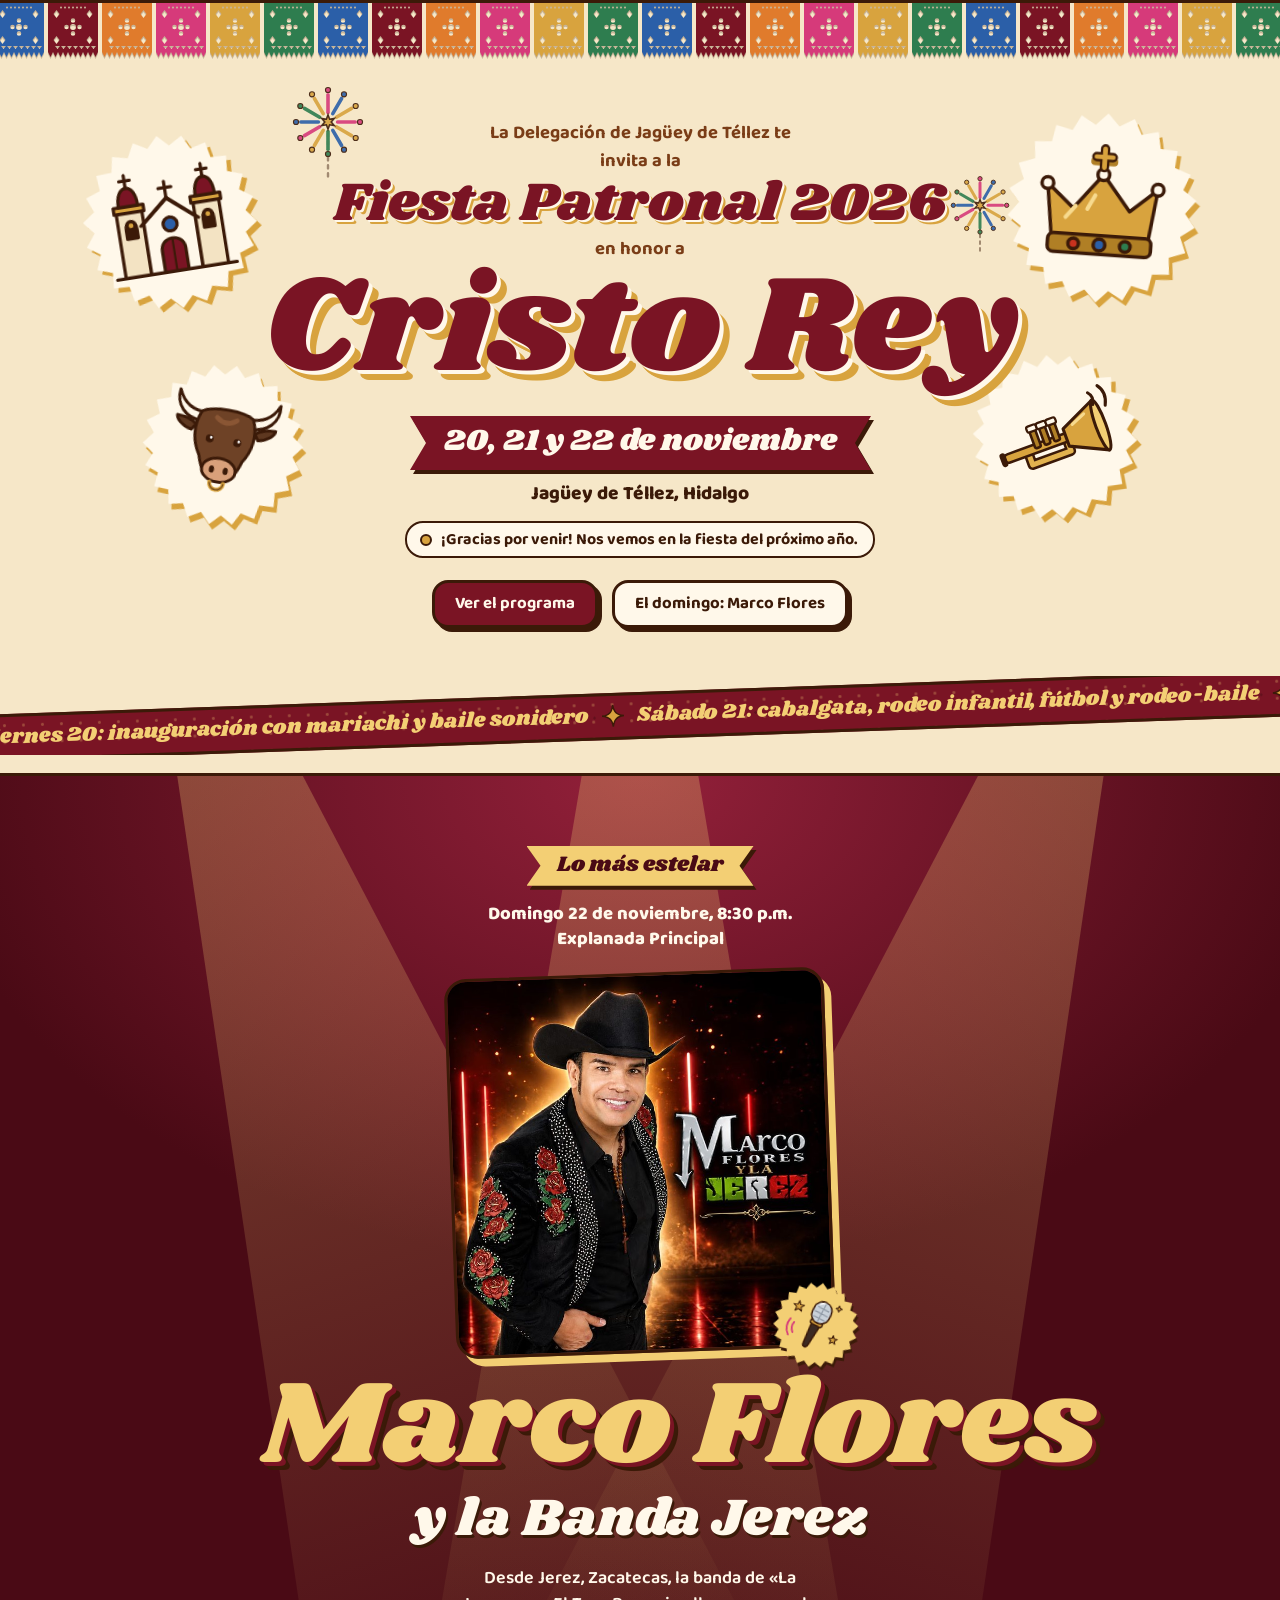
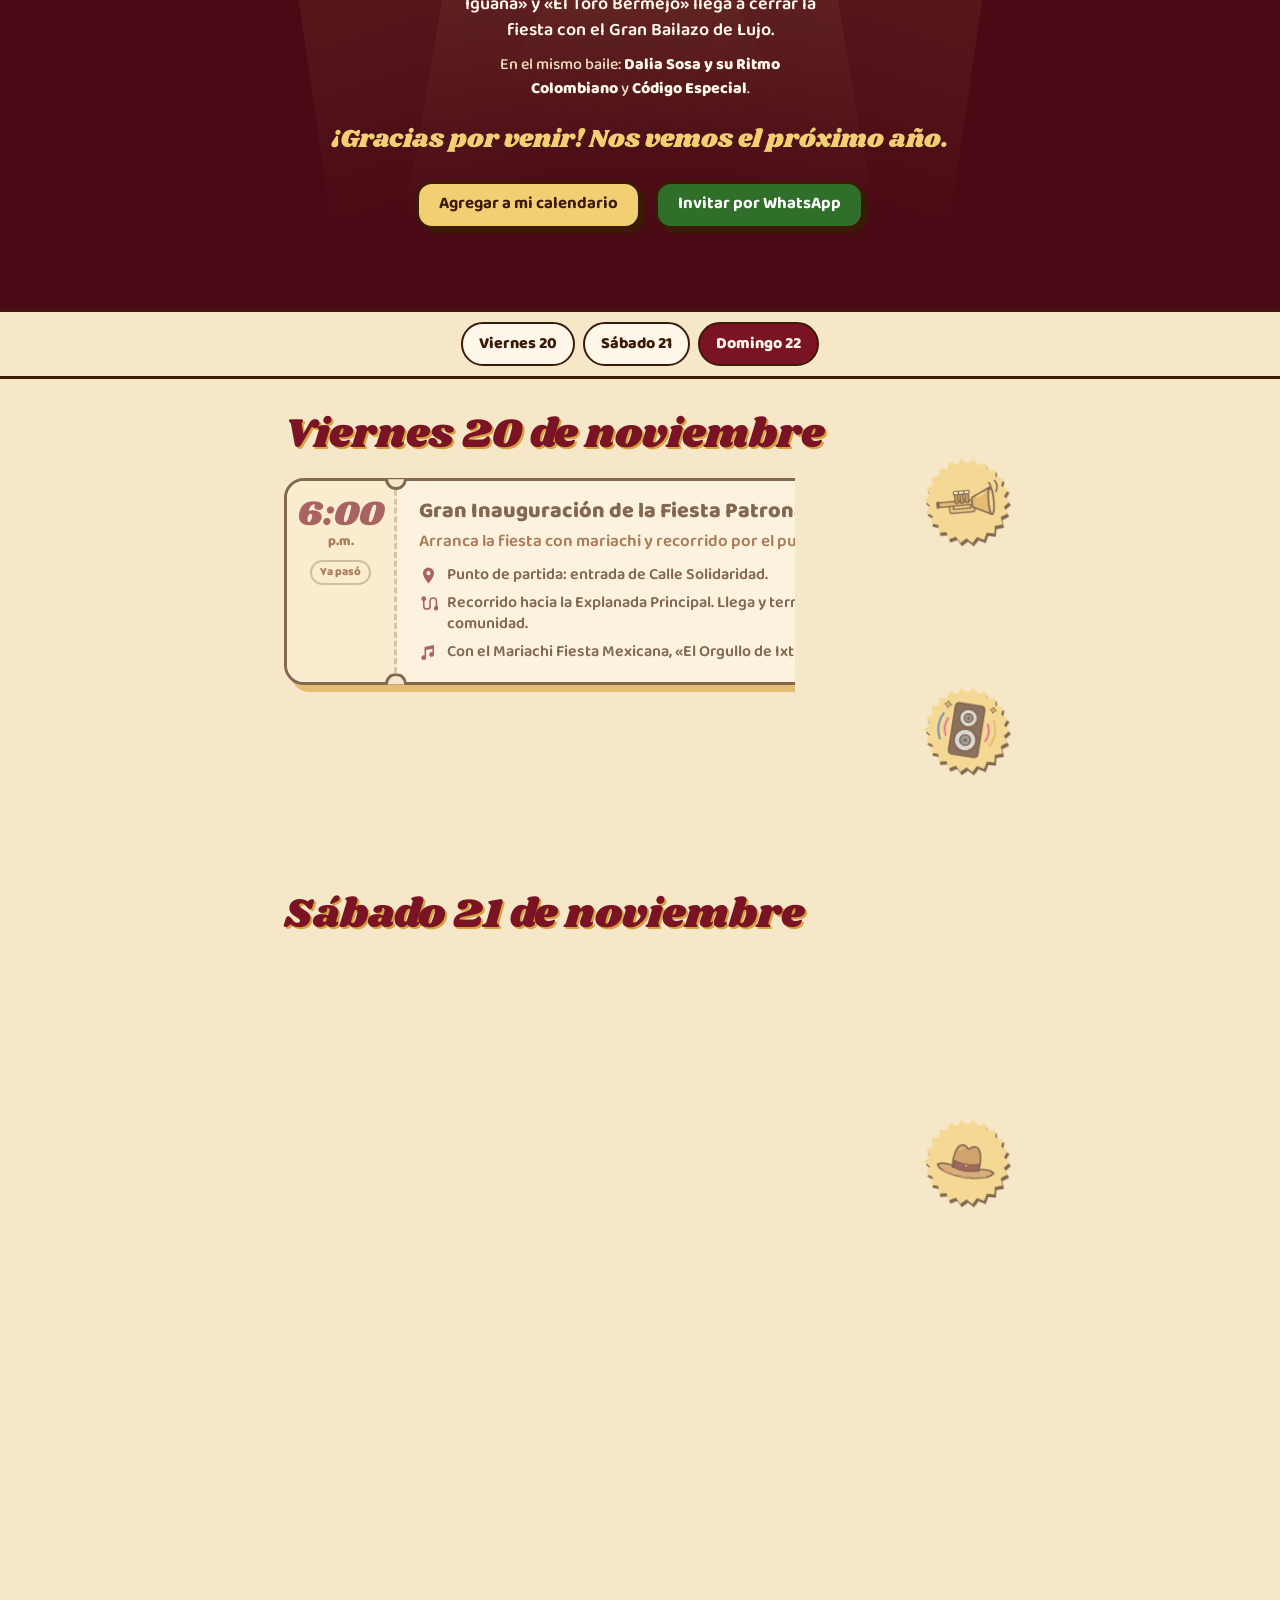
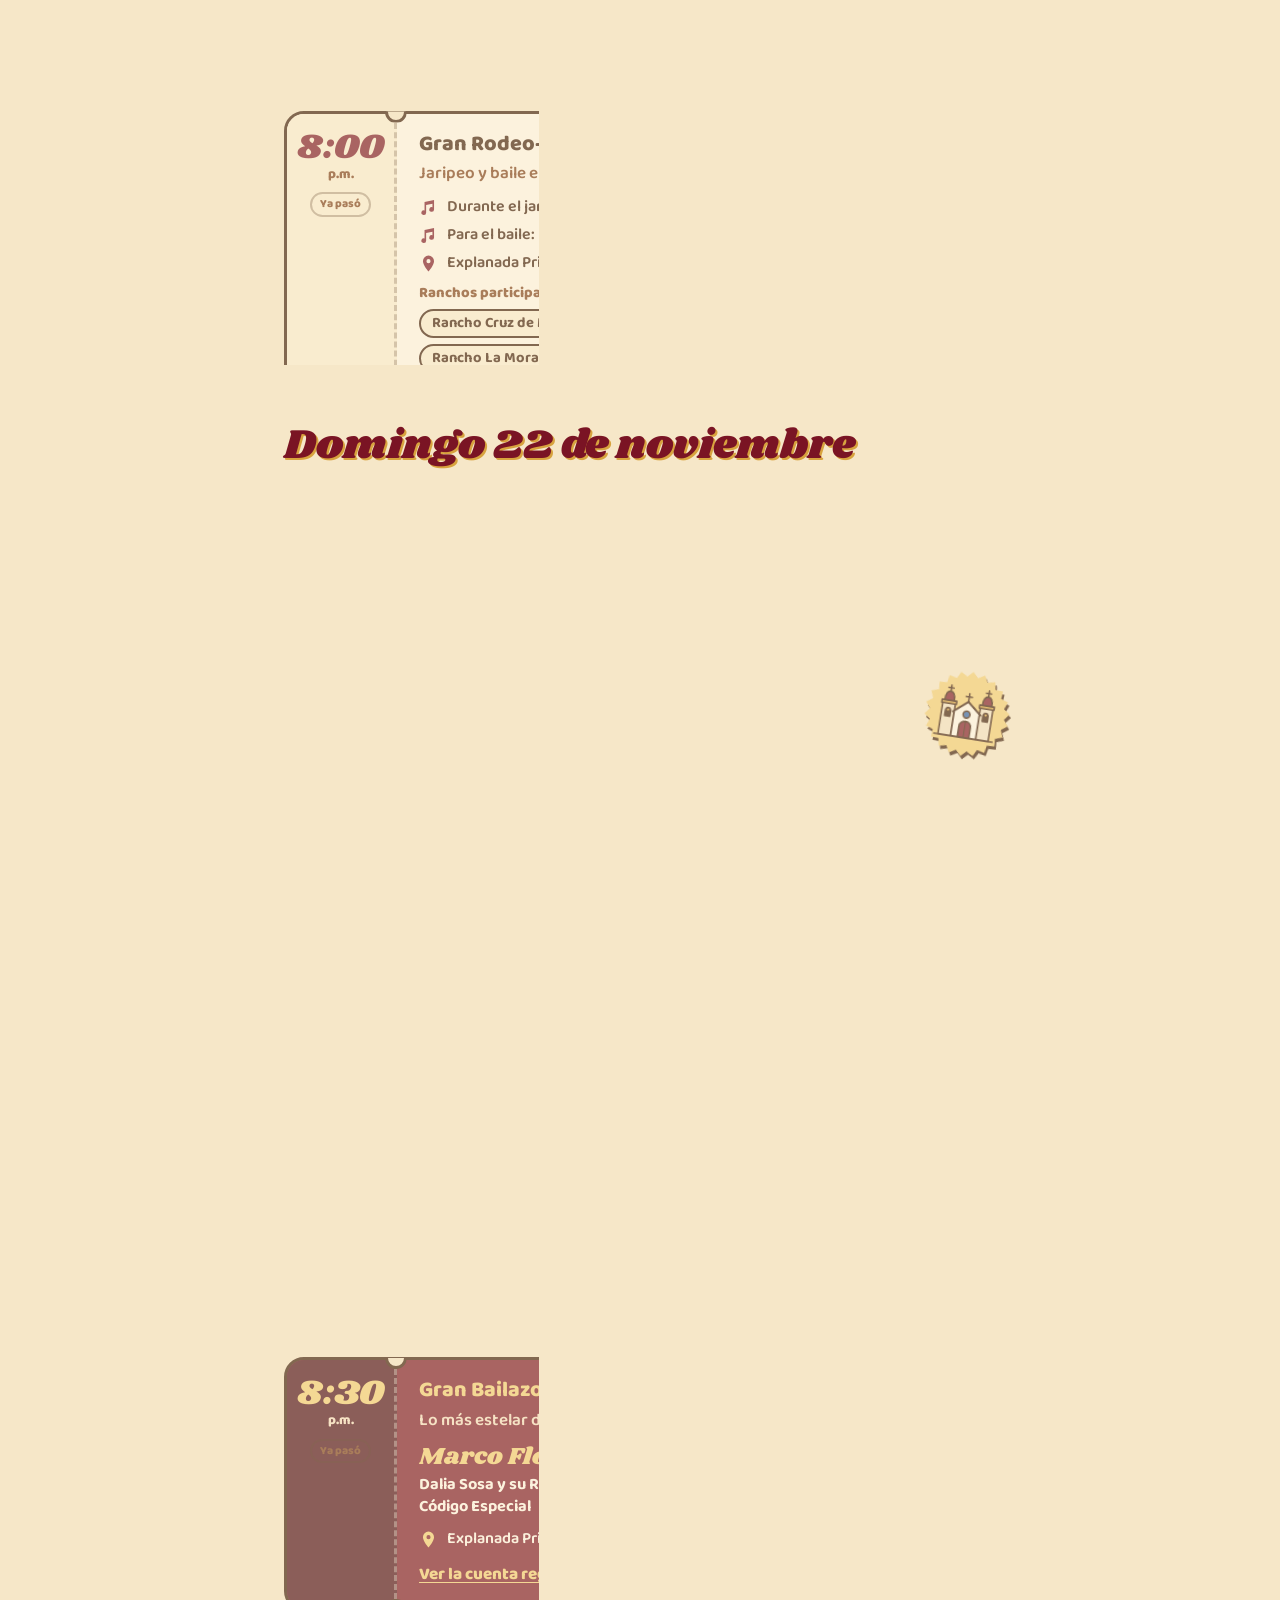
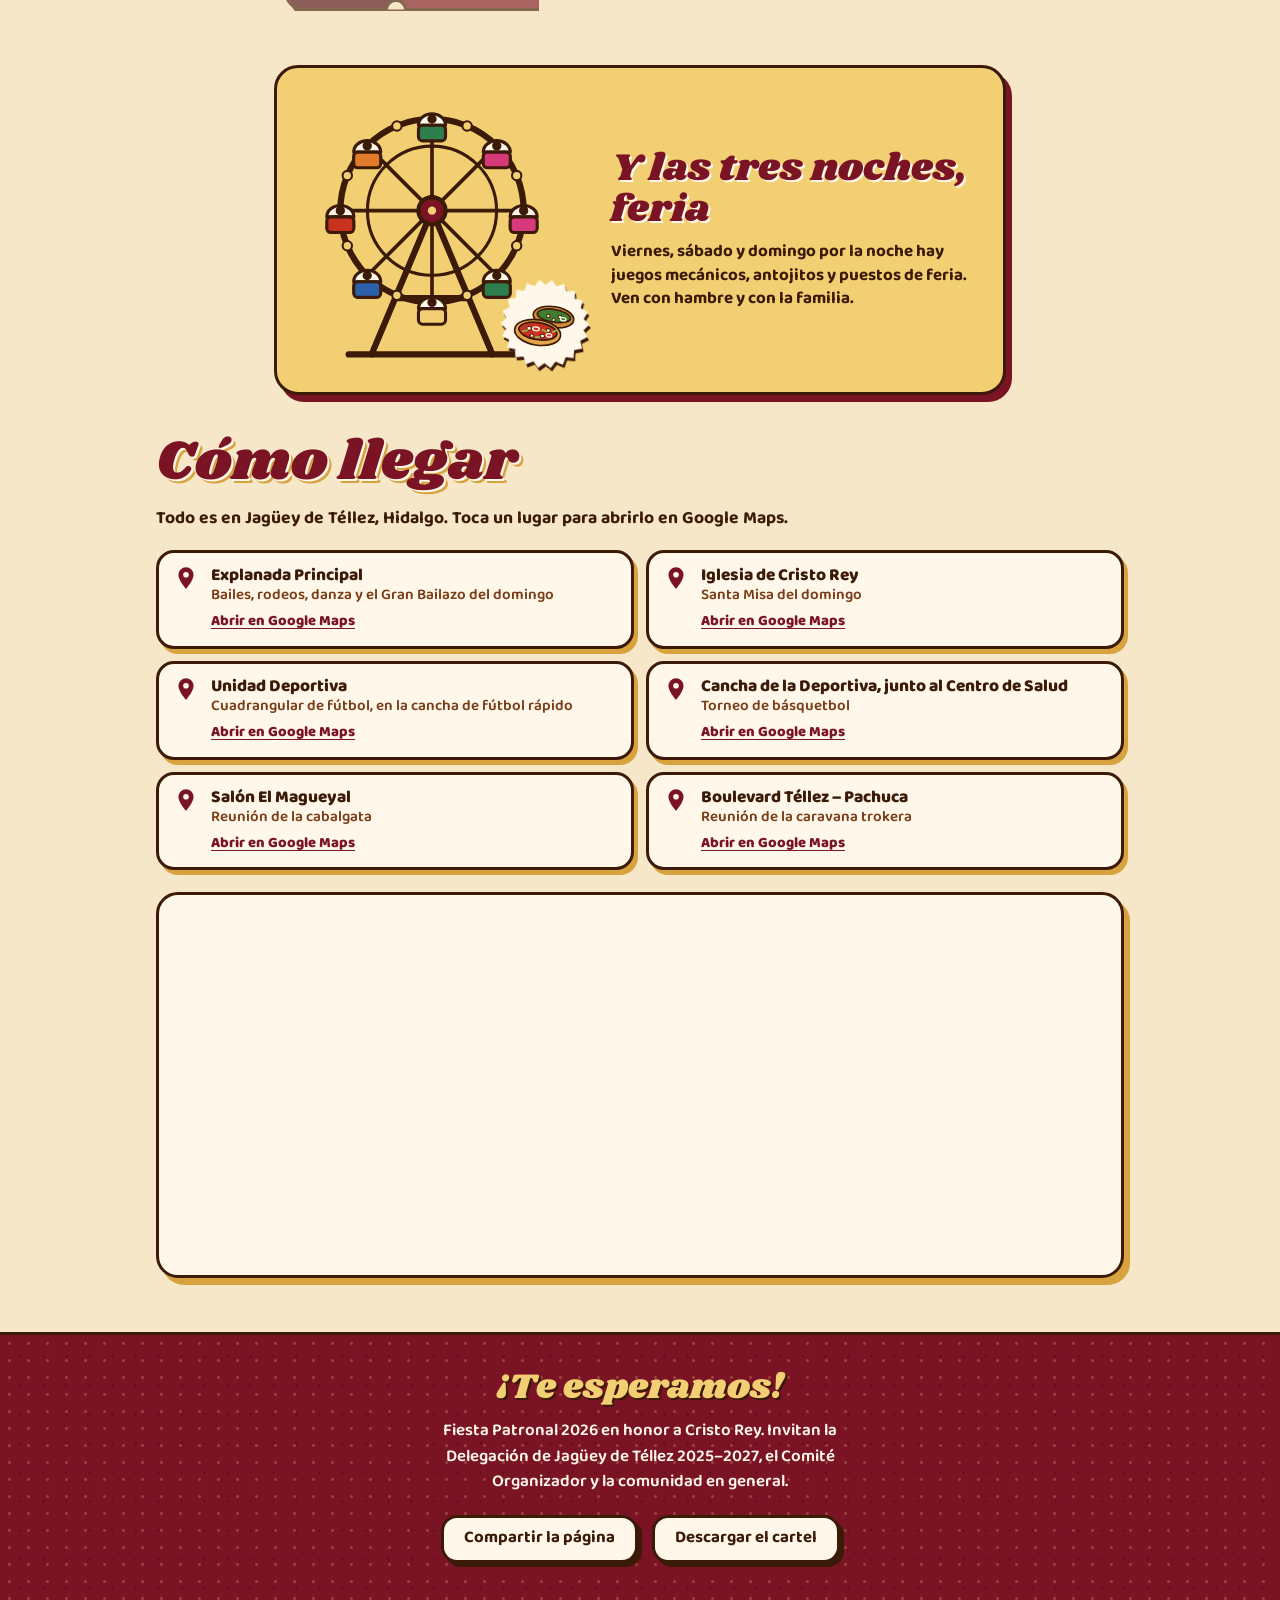
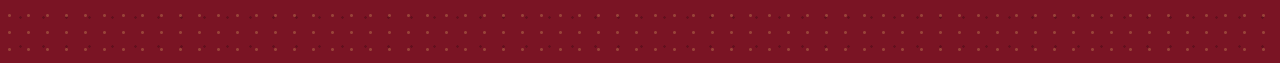
<file: index.html>
<!doctype html>
<html lang="es-MX">
<head>
  <meta charset="utf-8">
  <meta name="viewport" content="width=device-width, initial-scale=1, viewport-fit=cover">
  <title>Fiesta Patronal de Cristo Rey 2026 · Jagüey de Téllez · 20, 21 y 22 de noviembre</title>
  <meta name="description" content="Programa completo de la Fiesta Patronal 2026 en honor a Cristo Rey en Jagüey de Téllez, Hidalgo. Domingo 22, 8:30 p.m.: Marco Flores y la Banda Jerez en la Explanada Principal.">
  <meta name="theme-color" content="#7A1424">
  <link rel="canonical" href="https://ivanvl-18.github.io/Fiesta-Cristo-Rey/">

  <meta property="og:type" content="website">
  <meta property="og:locale" content="es_MX">
  <meta property="og:site_name" content="Fiesta de Cristo Rey · Jagüey de Téllez">
  <meta property="og:title" content="Fiesta Patronal de Cristo Rey 2026 en Jagüey de Téllez">
  <meta property="og:description" content="20, 21 y 22 de noviembre. Lo más estelar: domingo 22, 8:30 p.m., Marco Flores y la Banda Jerez. Mira todo el programa.">
  <meta property="og:url" content="https://ivanvl-18.github.io/Fiesta-Cristo-Rey/">
  <meta property="og:image" content="https://ivanvl-18.github.io/Fiesta-Cristo-Rey/img/og-image.jpg?v=2">
  <meta property="og:image:secure_url" content="https://ivanvl-18.github.io/Fiesta-Cristo-Rey/img/og-image.jpg?v=2">
  <meta property="og:image:type" content="image/jpeg">
  <meta property="og:image:width" content="1200">
  <meta property="og:image:height" content="630">
  <meta property="og:image:alt" content="Fiesta Patronal de Cristo Rey 2026 en Jagüey de Téllez. Domingo 22: Marco Flores y la Banda Jerez">
  <meta name="twitter:card" content="summary_large_image">
  <meta name="twitter:title" content="Fiesta Patronal de Cristo Rey 2026 en Jagüey de Téllez">
  <meta name="twitter:description" content="Domingo 22, 8:30 p.m.: Marco Flores y la Banda Jerez. Mira todo el programa.">
  <meta name="twitter:image" content="https://ivanvl-18.github.io/Fiesta-Cristo-Rey/img/og-image.jpg?v=2">

  <link rel="icon" href="favicon.ico" sizes="32x32">
  <link rel="icon" type="image/png" sizes="32x32" href="img/favicon-32.png">
  <link rel="icon" type="image/png" sizes="192x192" href="img/icon-192.png">
  <link rel="apple-touch-icon" href="img/apple-touch-icon.png">
  <meta name="apple-mobile-web-app-title" content="Cristo Rey">
  <link rel="manifest" href="site.webmanifest">

  <link rel="preload" href="fonts/shrikhand-latin-400-normal.woff2" as="font" type="font/woff2" crossorigin>
  <link rel="preload" href="fonts/baloo-2-latin-700-normal.woff2" as="font" type="font/woff2" crossorigin>
  <link rel="stylesheet" href="css/styles.css?v=4">

  <script type="application/ld+json">
  {
    "@context": "https://schema.org",
    "@type": "Festival",
    "name": "Fiesta Patronal 2026 en honor a Cristo Rey",
    "startDate": "2026-11-20T18:00:00-06:00",
    "endDate": "2026-11-23T02:30:00-06:00",
    "eventStatus": "https://schema.org/EventScheduled",
    "eventAttendanceMode": "https://schema.org/OfflineEventAttendanceMode",
    "url": "https://ivanvl-18.github.io/Fiesta-Cristo-Rey/",
    "image": "https://ivanvl-18.github.io/Fiesta-Cristo-Rey/img/og-image.jpg",
    "location": {
      "@type": "Place",
      "name": "Explanada Principal de Jagüey de Téllez",
      "address": { "@type": "PostalAddress", "addressLocality": "Jagüey de Téllez", "addressRegion": "Hidalgo", "addressCountry": "MX" }
    },
    "organizer": { "@type": "Organization", "name": "Delegación Jagüey de Téllez" },
    "subEvent": [{
      "@type": "MusicEvent",
      "name": "Gran Bailazo de Lujo con Marco Flores y la Banda Jerez",
      "startDate": "2026-11-22T20:30:00-06:00",
      "location": { "@type": "Place", "name": "Explanada Principal de Jagüey de Téllez", "address": { "@type": "PostalAddress", "addressLocality": "Jagüey de Téllez", "addressRegion": "Hidalgo", "addressCountry": "MX" } },
      "performer": [
        { "@type": "MusicGroup", "name": "Marco Flores y la Banda Jerez" },
        { "@type": "MusicGroup", "name": "Dalia Sosa y su Ritmo Colombiano" },
        { "@type": "MusicGroup", "name": "Código Especial" }
      ]
    }]
  }
  </script>
</head>
<body>
<svg xmlns="http://www.w3.org/2000/svg" class="sprite" aria-hidden="true" focusable="false">
<symbol id="i-sello" viewBox="0 0 120 120"><path d="M60.0 2.0 L67.3 9.5 L76.3 4.3 L81.2 13.6 L91.4 11.2 L93.4 21.5 L103.8 22.0 L102.9 32.4 L112.8 35.9 L108.9 45.6 L117.4 51.7 L111.0 60.0 L117.4 68.3 L108.9 74.4 L112.8 84.1 L102.9 87.6 L103.8 98.0 L93.4 98.5 L91.4 108.8 L81.2 106.4 L76.3 115.7 L67.3 110.5 L60.0 118.0 L52.7 110.5 L43.7 115.7 L38.8 106.4 L28.6 108.8 L26.6 98.5 L16.2 98.0 L17.1 87.6 L7.2 84.1 L11.1 74.4 L2.6 68.3 L9.0 60.0 L2.6 51.7 L11.1 45.6 L7.2 35.9 L17.1 32.4 L16.2 22.0 L26.6 21.5 L28.6 11.2 L38.8 13.6 L43.7 4.3 L52.7 9.5Z"/></symbol>
<symbol id="i-iglesia" viewBox="0 0 120 120"><g stroke="#3B1A08" stroke-width="3" stroke-linejoin="round" stroke-linecap="round">
  <path d="M12 106V46h24v60zM84 106V46h24v60z" fill="#F3E3C3"/>
  <path d="M10 46h28v-6H10zM82 46h28v-6H82z" fill="#D8A33E"/>
  <path d="M15 40c0-11 4-17 9-17s9 6 9 17zM87 40c0-11 4-17 9-17s9 6 9 17z" fill="#7A1424"/>
  <path d="M24 23V11M19 16h10M96 23V11M91 16h10" fill="none"/>
  <path d="M19 62c0-5 2-8 5-8s5 3 5 8v8H19zM91 62c0-5 2-8 5-8s5 3 5 8v8H91z" fill="#3B1A08"/>
  <path d="M36 106V58l24-20 24 20v48z" fill="#FFF8EA"/>
  <path d="M33 60l27-23 27 23" fill="none"/>
  <path d="M60 37V22M54 28h12" fill="none"/>
  <circle cx="60" cy="62" r="6.5" fill="#2B5FA8"/>
  <path d="M49 106V86c0-7 5-11 11-11s11 4 11 11v20z" fill="#7A1424"/>
  <path d="M4 106h112" fill="none"/>
</g>
<path d="M60 75v31" stroke="#3B1A08" stroke-width="2"/>
<g fill="#D8A33E"><circle cx="24" cy="58" r="2.2"/><circle cx="96" cy="58" r="2.2"/></g></symbol>
<symbol id="i-corona" viewBox="0 0 120 120"><g stroke="#3B1A08" stroke-width="3" stroke-linejoin="round" stroke-linecap="round">
  <path d="M60 34V14M52 21h16" fill="none" stroke="#B07F25" stroke-width="7"/>
  <path d="M60 34V14M52 21h16" fill="none" stroke="#3B1A08" stroke-width="3" opacity="0"/>
  <path d="M19 88L13 42l23 20 24-30 24 30 23-20-6 46z" fill="#D8A33E"/>
  <rect x="16" y="84" width="88" height="16" rx="5" fill="#B07F25"/>
  <circle cx="13" cy="42" r="5" fill="#FFF8EA"/><circle cx="107" cy="42" r="5" fill="#FFF8EA"/><circle cx="60" cy="32" r="5" fill="#FFF8EA"/>
  <circle cx="38" cy="92" r="4.5" fill="#C8321E"/><circle cx="60" cy="92" r="5" fill="#2B5FA8"/><circle cx="82" cy="92" r="4.5" fill="#2E7D4F"/>
</g>
<path d="M60 26V10M53 17h14" fill="none" stroke="#3B1A08" stroke-width="8" stroke-linecap="round"/>
<path d="M60 26V10M53 17h14" fill="none" stroke="#D8A33E" stroke-width="4" stroke-linecap="round"/>
<path d="M30 70l8-10M48 62l6-12" stroke="#F7DA8E" stroke-width="3.5" stroke-linecap="round"/></symbol>
<symbol id="i-trompeta" viewBox="0 0 120 120"><g transform="rotate(-14 60 60)">
  <path d="M30 64v14h40v-14" fill="none" stroke="#3B1A08" stroke-width="10" stroke-linecap="round" stroke-linejoin="round"/><path d="M30 64v14h40v-14" fill="none" stroke="#E2B24E" stroke-width="5" stroke-linecap="round" stroke-linejoin="round"/>
  <path d="M10 64h64" fill="none" stroke="#3B1A08" stroke-width="11" stroke-linecap="round" stroke-linejoin="round"/><path d="M10 64h64" fill="none" stroke="#D8A33E" stroke-width="6" stroke-linecap="round" stroke-linejoin="round"/>
  <path d="M70 55L106 38c5 12 5 40 0 52L70 73z" fill="#D8A33E" stroke="#3B1A08" stroke-width="3" stroke-linejoin="round"/>
  <ellipse cx="106" cy="64" rx="5" ry="26" fill="#F3CF74" stroke="#3B1A08" stroke-width="3"/>
  <g stroke="#3B1A08" stroke-width="2.5" fill="#B07F25">
    <rect x="38" y="46" width="6" height="18" rx="2"/><rect x="48" y="46" width="6" height="18" rx="2"/><rect x="58" y="46" width="6" height="18" rx="2"/>
  </g>
  <g fill="#FFF8EA" stroke="#3B1A08" stroke-width="2.2"><rect x="36" y="41" width="10" height="6" rx="2"/><rect x="46" y="41" width="10" height="6" rx="2"/><rect x="56" y="41" width="10" height="6" rx="2"/></g>
  <path d="M5 60v8" stroke="#3B1A08" stroke-width="6" stroke-linecap="round"/>
  <path d="M80 54l14-6" stroke="#F7DA8E" stroke-width="3" stroke-linecap="round"/>
</g>
<g fill="none" stroke="#3B1A08" stroke-width="3" stroke-linecap="round"><path d="M96 20q6 4 4 12"/><path d="M106 14q9 7 6 20"/></g></symbol>
<symbol id="i-bocina" viewBox="0 0 120 120"><g stroke="#3B1A08" stroke-width="3" stroke-linejoin="round">
  <rect x="32" y="12" width="56" height="98" rx="7" fill="#4A2A1A"/>
  <circle cx="60" cy="38" r="17" fill="#C9D1D9"/><circle cx="60" cy="38" r="8" fill="#6B7280"/>
  <circle cx="60" cy="80" r="21" fill="#C9D1D9"/><circle cx="60" cy="80" r="10" fill="#6B7280"/>
</g>
<circle cx="60" cy="38" r="3" fill="#3B1A08"/><circle cx="60" cy="80" r="3.5" fill="#3B1A08"/>
<g fill="none" stroke-width="4" stroke-linecap="round">
  <path d="M22 44q-8 16 0 32" stroke="#D63A7A"/><path d="M12 36q-12 24 0 48" stroke="#2B5FA8"/>
  <path d="M98 44q8 16 0 32" stroke="#D63A7A"/><path d="M108 36q12 24 0 48" stroke="#D8A33E"/>
</g>
<g fill="#D8A33E" stroke="#3B1A08" stroke-width="1.6"><path d="M18.0 11.0 L20.1 15.9 L25.0 18.0 L20.1 20.1 L18.0 25.0 L15.9 20.1 L11.0 18.0 L15.9 15.9Z"/><path d="M104.0 10.0 L105.8 14.2 L110.0 16.0 L105.8 17.8 L104.0 22.0 L102.2 17.8 L98.0 16.0 L102.2 14.2Z"/></g></symbol>
<symbol id="i-herradura" viewBox="0 0 120 120"><path d="M34 18C14 46 18 94 60 100c42-6 46-54 26-82" fill="none" stroke="#3B1A08" stroke-width="27" stroke-linecap="round"/>
<path d="M34 18C14 46 18 94 60 100c42-6 46-54 26-82" fill="none" stroke="#A9B3BC" stroke-width="20" stroke-linecap="round"/>
<path d="M30 34C20 58 26 88 60 92" fill="none" stroke="#E5EAEE" stroke-width="4" stroke-linecap="round"/>
<g fill="#3B1A08"><circle cx="31" cy="44" r="2.6"/><circle cx="28" cy="62" r="2.6"/><circle cx="33" cy="80" r="2.6"/><circle cx="89" cy="44" r="2.6"/><circle cx="92" cy="62" r="2.6"/><circle cx="87" cy="80" r="2.6"/></g>
<g stroke="#3B1A08" stroke-width="2.5" stroke-linejoin="round"><path d="M50 98l10 16 10-16z" fill="#7A1424"/><circle cx="60" cy="98" r="7" fill="#D8A33E"/></g></symbol>
<symbol id="i-sombrero" viewBox="0 0 120 120"><g stroke="#3B1A08" stroke-width="3" stroke-linejoin="round">
  <path d="M6 74c14 22 94 22 108 0-8-7-20-4-28-3H34c-8-1-20-4-28 3z" fill="#C98A4B"/>
  <path d="M35 74c-3-26 3-46 15-44 6 1 8 6 10 6s4-5 10-6c12-2 18 18 15 44z" fill="#B87835"/>
  <path d="M36 62c15 5 33 5 48 0l1 12c-16 5-34 5-50 0z" fill="#7A1424"/>
</g>
<path d="M44 40q4-6 8-4" fill="none" stroke="#DDA46A" stroke-width="3" stroke-linecap="round"/>
<path d="M20 84q40 12 80 0" fill="none" stroke="#9A6430" stroke-width="2.5" stroke-linecap="round"/>
<g fill="#D8A33E" stroke="#3B1A08" stroke-width="1.6"><path d="M60.0 63.0 L61.3 66.2 L64.8 66.5 L62.1 68.7 L62.9 72.0 L60.0 70.2 L57.1 72.0 L57.9 68.7 L55.2 66.5 L58.7 66.2Z"/></g></symbol>
<symbol id="i-balon" viewBox="0 0 120 120"><circle cx="60" cy="60" r="45" fill="#FFF8EA" stroke="#3B1A08" stroke-width="3"/>
<path d="M60.0 45.0L60.0 22.0M74.3 55.4L96.1 48.3M68.8 72.1L82.3 90.7M51.2 72.1L37.7 90.7M45.7 55.4L23.9 48.3" stroke="#3B1A08" stroke-width="2.6"/>
<path d="M46.2 18.2 L51.9 23.9 L68.1 23.9 L73.8 18.2ZM95.4 33.9 L91.8 41.2 L96.8 56.5 L104.0 60.3ZM95.7 85.7 L87.8 84.5 L74.7 94.0 L73.4 101.9ZM46.6 101.9 L45.3 94.0 L32.2 84.5 L24.3 85.7ZM16.0 60.3 L23.2 56.5 L28.2 41.2 L24.6 33.9Z" fill="#3B1A08" stroke="#3B1A08" stroke-width="2" stroke-linejoin="round"/>
<path d="M60.0 45.0 L74.3 55.4 L68.8 72.1 L51.2 72.1 L45.7 55.4Z" fill="#3B1A08"/>
<path d="M30 40q8-12 22-16" fill="none" stroke="#FFFFFF" stroke-width="4" stroke-linecap="round"/></symbol>
<symbol id="i-toro" viewBox="0 0 120 120"><g stroke="#3B1A08" stroke-width="3" stroke-linejoin="round" stroke-linecap="round">
  <path d="M36 40C18 40 7 28 9 12c6 14 16 19 31 19z" fill="#FFF8EA"/>
  <path d="M84 40c18 0 29-12 27-28-6 14-16 19-31 19z" fill="#FFF8EA"/>
  <path d="M26 50c-10-2-16-8-16-12 8 0 15 2 20 6zM94 50c10-2 16-8 16-12-8 0-15 2-20 6z" fill="#5E3820"/>
  <path d="M34 30c10-7 42-7 52 0 7 15 4 32-4 44-4 14-11 24-22 24s-18-10-22-24c-8-12-11-29-4-44z" fill="#6E4226"/>
  <ellipse cx="60" cy="86" rx="17" ry="12" fill="#D9A07A"/>
  <path d="M53 99a7 7 0 0 0 14 0" fill="none" stroke="#D8A33E" stroke-width="4"/>
</g>
<path d="M53 99a7 7 0 0 0 14 0" fill="none" stroke="#3B1A08" stroke-width="1.5" opacity=".6"/>
<g fill="#3B1A08"><ellipse cx="53" cy="86" rx="2.6" ry="3.6"/><ellipse cx="67" cy="86" rx="2.6" ry="3.6"/><circle cx="46" cy="56" r="4"/><circle cx="74" cy="56" r="4"/></g>
<g fill="#FFFFFF"><circle cx="47.3" cy="54.6" r="1.3"/><circle cx="75.3" cy="54.6" r="1.3"/></g>
<path d="M50 34q10 8 20 0" fill="none" stroke="#8A5634" stroke-width="5" stroke-linecap="round"/></symbol>
<symbol id="i-trailer" viewBox="0 0 120 120"><g stroke="#3B1A08" stroke-width="3" stroke-linejoin="round">
  <rect x="6" y="34" width="62" height="48" rx="3" fill="#FFF8EA"/>
  <path d="M68 46h22l14 16v22H68z" fill="#C8321E"/>
  <path d="M80 50h9l10 12H80z" fill="#BFE0F5"/>
  <rect x="70" y="24" width="6" height="22" rx="2" fill="#C9D1D9"/>
  <path d="M100 76h8v8h-8z" fill="#D8A33E"/>
</g>
<path d="M14 46h46M14 58h46M14 70h46" stroke="#D8A33E" stroke-width="4" stroke-linecap="round"/>
<g stroke="#3B1A08" stroke-width="3"><circle cx="22" cy="88" r="9" fill="#2A2A2A"/><circle cx="42" cy="88" r="9" fill="#2A2A2A"/><circle cx="78" cy="88" r="9" fill="#2A2A2A"/><circle cx="96" cy="88" r="9" fill="#2A2A2A"/></g>
<g fill="#C9D1D9"><circle cx="22" cy="88" r="3.5"/><circle cx="42" cy="88" r="3.5"/><circle cx="78" cy="88" r="3.5"/><circle cx="96" cy="88" r="3.5"/></g>
<g fill="none" stroke="#3B1A08" stroke-width="2.5" stroke-linecap="round" opacity=".55"><path d="M73 18q-4-4 0-8"/><path d="M80 16q-4-4 0-8"/></g></symbol>
<symbol id="i-basquet" viewBox="0 0 120 120"><circle cx="60" cy="62" r="43" fill="#E07B2C" stroke="#3B1A08" stroke-width="3"/>
<g fill="none" stroke="#3B1A08" stroke-width="3" stroke-linecap="round">
  <path d="M17 62h86M60 19v86"/>
  <path d="M30 31c14 16 14 46 0 62M90 31c-14 16-14 46 0 62"/>
</g>
<path d="M34 38q8-10 20-13" fill="none" stroke="#F6B26B" stroke-width="4" stroke-linecap="round"/></symbol>
<symbol id="i-danza" viewBox="0 0 120 120"><g stroke="#3B1A08" stroke-width="3" stroke-linejoin="round" stroke-linecap="round">
  <path d="M51 40C32 58 14 80 6 100c8 6 14-2 20 4 6-6 13 2 19-4 6 6 13-2 19 4 6-6 13 2 19-4 6 6 12-2 18 4 6-6 10 2 14-4-8-20-26-42-45-60z" fill="#D63A7A"/>
  <path d="M48 20c-6 2-10 8-9 14l9 2 2 6h20l2-6 9-2c1-6-3-12-9-14-6 4-18 4-24 0z" fill="#FFF8EA"/>
</g>
<path d="M20 86c26 6 54 6 80 0" fill="none" stroke="#D8A33E" stroke-width="5" stroke-linecap="round"/>
<path d="M14 96c30 5 62 5 92 0" fill="none" stroke="#2E7D4F" stroke-width="4" stroke-linecap="round"/>
<path d="M32 68c18 5 38 5 56 0" fill="none" stroke="#2B5FA8" stroke-width="4" stroke-linecap="round"/>
<path d="M51 42h18" stroke="#7A1424" stroke-width="5" stroke-linecap="round"/>
<g fill="#D8A33E" stroke="#3B1A08" stroke-width="1.6"><path d="M100.0 19.0 L102.1 23.9 L107.0 26.0 L102.1 28.1 L100.0 33.0 L97.9 28.1 L93.0 26.0 L97.9 23.9Z"/><path d="M18.0 28.0 L19.8 32.2 L24.0 34.0 L19.8 35.8 L18.0 40.0 L16.2 35.8 L12.0 34.0 L16.2 32.2Z"/></g></symbol>
<symbol id="i-microfono" viewBox="0 0 120 120"><g transform="rotate(18 60 60)">
  <g stroke="#3B1A08" stroke-width="3" stroke-linejoin="round">
    <path d="M51 56h18l-4 46c0 4-2 6-5 6s-5-2-5-6z" fill="#3B2A22"/>
    <rect x="48" y="52" width="24" height="9" rx="3" fill="#D8A33E"/>
    <rect x="42" y="12" width="36" height="44" rx="18" fill="#C9D1D9"/>
  </g>
  <path d="M48 26h24M46 36h28M48 46h24M60 14v40" stroke="#8D97A3" stroke-width="2.2"/>
  <path d="M50 20q4-4 8-5" stroke="#FFFFFF" stroke-width="3" stroke-linecap="round" fill="none"/>
</g>
<g fill="#D8A33E" stroke="#3B1A08" stroke-width="2" stroke-linejoin="round">
  <path d="M22.0 19.0 L24.7 26.3 L32.5 26.6 L26.4 31.4 L28.5 38.9 L22.0 34.6 L15.5 38.9 L17.6 31.4 L11.5 26.6 L19.3 26.3Z"/><path d="M98.0 75.0 L100.2 80.9 L106.6 81.2 L101.6 85.2 L103.3 91.3 L98.0 87.8 L92.7 91.3 L94.4 85.2 L89.4 81.2 L95.8 80.9Z"/><path d="M100.0 16.0 L101.8 20.2 L106.0 22.0 L101.8 23.8 L100.0 28.0 L98.2 23.8 L94.0 22.0 L98.2 20.2Z"/>
</g>
<g fill="none" stroke="#D63A7A" stroke-width="3.5" stroke-linecap="round"><path d="M18 62q-6 10 0 20"/><path d="M10 56q-10 16 0 32"/></g></symbol>
<symbol id="i-cohete" viewBox="0 0 120 120"><path d="M60 118V64" stroke="#3B1A08" stroke-width="3" stroke-dasharray="4 6" stroke-linecap="round" opacity=".5"/>
<path d="M72.0 50.0L94.0 50.0" stroke="#D63A7A" stroke-width="4.5" stroke-linecap="round"/><circle cx="100.0" cy="50.0" r="3.2" fill="#D63A7A" stroke="#3B1A08" stroke-width="1.4"/><path d="M70.4 56.0L89.4 67.0" stroke="#D8A33E" stroke-width="4.5" stroke-linecap="round"/><circle cx="94.6" cy="70.0" r="3.2" fill="#D8A33E" stroke="#3B1A08" stroke-width="1.4"/><path d="M66.0 60.4L77.0 79.4" stroke="#2B5FA8" stroke-width="4.5" stroke-linecap="round"/><circle cx="80.0" cy="84.6" r="3.2" fill="#2B5FA8" stroke="#3B1A08" stroke-width="1.4"/><path d="M60.0 62.0L60.0 84.0" stroke="#2E7D4F" stroke-width="4.5" stroke-linecap="round"/><circle cx="60.0" cy="90.0" r="3.2" fill="#2E7D4F" stroke="#3B1A08" stroke-width="1.4"/><path d="M54.0 60.4L43.0 79.4" stroke="#D8A33E" stroke-width="4.5" stroke-linecap="round"/><circle cx="40.0" cy="84.6" r="3.2" fill="#D8A33E" stroke="#3B1A08" stroke-width="1.4"/><path d="M49.6 56.0L30.6 67.0" stroke="#D63A7A" stroke-width="4.5" stroke-linecap="round"/><circle cx="25.4" cy="70.0" r="3.2" fill="#D63A7A" stroke="#3B1A08" stroke-width="1.4"/><path d="M48.0 50.0L26.0 50.0" stroke="#2B5FA8" stroke-width="4.5" stroke-linecap="round"/><circle cx="20.0" cy="50.0" r="3.2" fill="#2B5FA8" stroke="#3B1A08" stroke-width="1.4"/><path d="M49.6 44.0L30.6 33.0" stroke="#2E7D4F" stroke-width="4.5" stroke-linecap="round"/><circle cx="25.4" cy="30.0" r="3.2" fill="#2E7D4F" stroke="#3B1A08" stroke-width="1.4"/><path d="M54.0 39.6L43.0 20.6" stroke="#D8A33E" stroke-width="4.5" stroke-linecap="round"/><circle cx="40.0" cy="15.4" r="3.2" fill="#D8A33E" stroke="#3B1A08" stroke-width="1.4"/><path d="M60.0 38.0L60.0 16.0" stroke="#D63A7A" stroke-width="4.5" stroke-linecap="round"/><circle cx="60.0" cy="10.0" r="3.2" fill="#D63A7A" stroke="#3B1A08" stroke-width="1.4"/><path d="M66.0 39.6L77.0 20.6" stroke="#2B5FA8" stroke-width="4.5" stroke-linecap="round"/><circle cx="80.0" cy="15.4" r="3.2" fill="#2B5FA8" stroke="#3B1A08" stroke-width="1.4"/><path d="M70.4 44.0L89.4 33.0" stroke="#D8A33E" stroke-width="4.5" stroke-linecap="round"/><circle cx="94.6" cy="30.0" r="3.2" fill="#D8A33E" stroke="#3B1A08" stroke-width="1.4"/>
<g fill="#D8A33E" stroke="#3B1A08" stroke-width="2"><path d="M60.0 41.0 L62.0 46.5 L67.8 45.5 L64.0 50.0 L67.8 54.5 L62.0 53.5 L60.0 59.0 L58.0 53.5 L52.2 54.5 L56.0 50.0 L52.2 45.5 L58.0 46.5Z"/></g></symbol>
<symbol id="i-picado" viewBox="0 0 100 110"><path fill="currentColor" fill-rule="evenodd" d="M0 0H100V98L95 108L90 98L85 108L80 98L75 108L70 98L65 108L60 98L55 108L50 98L45 108L40 98L35 108L30 98L25 108L20 98L15 108L10 98L5 108L0 98Z M44.0 48.0a6 6 0 1 0 12 0a6 6 0 1 0 -12 0Z M45.4 35.0a4.6 4.6 0 1 0 9.2 0a4.6 4.6 0 1 0 -9.2 0Z M58.4 48.0a4.6 4.6 0 1 0 9.2 0a4.6 4.6 0 1 0 -9.2 0Z M45.4 61.0a4.6 4.6 0 1 0 9.2 0a4.6 4.6 0 1 0 -9.2 0Z M32.4 48.0a4.6 4.6 0 1 0 9.2 0a4.6 4.6 0 1 0 -9.2 0Z M17 14L23 22L17 30L11 22Z M83 14L89 22L83 30L77 22Z M17 66L23 74L17 82L11 74Z M83 66L89 74L83 82L77 74Z M24.0 9.0a2 2 0 1 0 4 0a2 2 0 1 0 -4 0Z M32.0 9.0a2 2 0 1 0 4 0a2 2 0 1 0 -4 0Z M40.0 9.0a2 2 0 1 0 4 0a2 2 0 1 0 -4 0Z M48.0 9.0a2 2 0 1 0 4 0a2 2 0 1 0 -4 0Z M56.0 9.0a2 2 0 1 0 4 0a2 2 0 1 0 -4 0Z M64.0 9.0a2 2 0 1 0 4 0a2 2 0 1 0 -4 0Z M72.0 9.0a2 2 0 1 0 4 0a2 2 0 1 0 -4 0Z M14 86L19 92L24 86Z M26 86L31 92L36 86Z M38 86L43 92L48 86Z M50 86L55 92L60 86Z M62 86L67 92L72 86Z M74 86L79 92L84 86Z M86 86L91 92L96 86Z"/></symbol>
<symbol id="i-destello" viewBox="0 0 24 24"><path d="M12 0C13 8 16 11 24 12C16 13 13 16 12 24C11 16 8 13 0 12C8 11 11 8 12 0Z" fill="#D8A33E" stroke="#3B1A08" stroke-width="1.6" stroke-linejoin="round"/></symbol>
<symbol id="i-pin" viewBox="0 0 24 24"><path d="M12 2a7 7 0 0 0-7 7c0 5.2 7 13 7 13s7-7.8 7-13a7 7 0 0 0-7-7zm0 9.6a2.6 2.6 0 1 1 0-5.2 2.6 2.6 0 0 1 0 5.2z" fill="currentColor"/></symbol>
<symbol id="i-nota" viewBox="0 0 24 24"><path d="M9 18.5a3 3 0 1 1-2-2.83V5l12-2.5v12a3 3 0 1 1-2-2.83V7.2L9 8.9z" fill="currentColor"/></symbol>
<symbol id="i-gente" viewBox="0 0 24 24"><path d="M8.5 11a3.5 3.5 0 1 0 0-7 3.5 3.5 0 0 0 0 7zm7 0a3 3 0 1 0 0-6 3 3 0 0 0 0 6zM2 20c0-3.6 2.9-6.5 6.5-6.5S15 16.4 15 20zm14 0c0-2-.7-3.8-1.9-5.2.4-.1.9-.2 1.4-.2 3 0 5.5 2.4 5.5 5.4z" fill="currentColor"/></symbol>
<symbol id="i-ruta" viewBox="0 0 24 24"><path d="M6 3a3 3 0 0 1 1 5.83V15a3 3 0 0 0 6 0V9a5 5 0 0 1 10 0v6.17A3 3 0 1 1 21 15V9a3 3 0 0 0-6 0v6a5 5 0 0 1-10 0V8.83A3 3 0 0 1 6 3z" fill="currentColor"/></symbol>
<symbol id="i-regalo" viewBox="0 0 24 24"><path d="M20 7h-2.2A3 3 0 0 0 12 4.4 3 3 0 0 0 6.2 7H4a1 1 0 0 0-1 1v3h18V8a1 1 0 0 0-1-1zM9 7a1 1 0 1 1 1.7-.7L12 7zm6 0h-2.7l1.3-.7A1 1 0 1 1 15 7zM4 13v7a1 1 0 0 0 1 1h6v-8zm9 8h6a1 1 0 0 0 1-1v-7h-7z" fill="currentColor"/></symbol>
<symbol id="i-rueda" viewBox="0 0 120 120"><g fill="none" stroke="#3B1A08" stroke-width="3" stroke-linecap="round" stroke-linejoin="round">
  <path d="M60 54L38 112M60 54L82 112M28 112h64"/>
  <circle cx="60" cy="54" r="40"/>
  <path d="M60 14v80M20 54h80M31.7 25.7l56.6 56.6M88.3 25.7L31.7 82.3"/>
</g>
<g stroke="#3B1A08" stroke-width="2.4"><rect x="94.0" y="54.0" width="12" height="10" rx="3" fill="#C8321E"/><rect x="82.3" y="82.3" width="12" height="10" rx="3" fill="#3F7D2C"/><rect x="54.0" y="94.0" width="12" height="10" rx="3" fill="#F5C33B"/><rect x="25.7" y="82.3" width="12" height="10" rx="3" fill="#66201E"/><rect x="14.0" y="54.0" width="12" height="10" rx="3" fill="#C8321E"/><rect x="25.7" y="25.7" width="12" height="10" rx="3" fill="#3F7D2C"/><rect x="54.0" y="14.0" width="12" height="10" rx="3" fill="#F5C33B"/><rect x="82.3" y="25.7" width="12" height="10" rx="3" fill="#AF6524"/></g>
<circle cx="60" cy="54" r="6" fill="#AF6524" stroke="#3B1A08" stroke-width="2.4"/></symbol>
<symbol id="i-chalupa" viewBox="0 0 120 120"><g stroke="#3B1A08" stroke-width="3" stroke-linejoin="round">
  <ellipse cx="73" cy="45" rx="37" ry="19" fill="#D08A35"/>
  <path d="M43 43c1-7 14-12 30-12s30 5 31 12c-1 7-15 11-31 11s-29-4-30-11z" fill="#3F7D2C"/>
  <ellipse cx="49" cy="77" rx="42" ry="23" fill="#E6A548"/>
  <path d="M14 75c2-10 17-16 35-16s34 6 35 16c-2 10-17 15-35 15s-33-5-35-15z" fill="#C8321E"/>
</g>
<g fill="#FFF7E8" stroke="#3B1A08" stroke-width="1.6" stroke-linejoin="round">
  <path d="M28 70l7-2 2 6-7 2z"/><path d="M54 81l6-3 3 5-6 3z"/><path d="M65 67l6 1-1 6-6-1z"/>
  <path d="M38 81l5 2-2 5-5-2z"/><path d="M82 40l6 1-1 5-6-1z"/><path d="M60 43l5-2 2 5-5 2z"/><path d="M72 47l5 1-1 5-5-1z"/>
</g>
<g fill="none" stroke="#FFF7E8" stroke-width="2.4">
  <ellipse cx="45" cy="71" rx="6" ry="3.4"/><ellipse cx="70" cy="79" rx="5" ry="3"/><ellipse cx="91" cy="46" rx="5" ry="3"/>
</g>
<g stroke="#8BC34A" stroke-width="3" stroke-linecap="round"><path d="M22 79l8-3M57 71l7 2M76 72l6-4M47 86l6-1"/></g></symbol>
</svg>

<a class="saltar" href="#programa">Saltar al programa</a>

<div class="picado" aria-hidden="true"><svg class="bandera" viewBox="0 0 100 110" style="--c:#D63A7A"><use href="#i-picado"/></svg><svg class="bandera" viewBox="0 0 100 110" style="--c:#D8A33E"><use href="#i-picado"/></svg><svg class="bandera" viewBox="0 0 100 110" style="--c:#2E7D4F"><use href="#i-picado"/></svg><svg class="bandera" viewBox="0 0 100 110" style="--c:#2B5FA8"><use href="#i-picado"/></svg><svg class="bandera" viewBox="0 0 100 110" style="--c:#7A1424"><use href="#i-picado"/></svg><svg class="bandera" viewBox="0 0 100 110" style="--c:#E07B2C"><use href="#i-picado"/></svg><svg class="bandera" viewBox="0 0 100 110" style="--c:#D63A7A"><use href="#i-picado"/></svg><svg class="bandera" viewBox="0 0 100 110" style="--c:#D8A33E"><use href="#i-picado"/></svg><svg class="bandera" viewBox="0 0 100 110" style="--c:#2E7D4F"><use href="#i-picado"/></svg><svg class="bandera" viewBox="0 0 100 110" style="--c:#2B5FA8"><use href="#i-picado"/></svg><svg class="bandera" viewBox="0 0 100 110" style="--c:#7A1424"><use href="#i-picado"/></svg><svg class="bandera" viewBox="0 0 100 110" style="--c:#E07B2C"><use href="#i-picado"/></svg><svg class="bandera" viewBox="0 0 100 110" style="--c:#D63A7A"><use href="#i-picado"/></svg><svg class="bandera" viewBox="0 0 100 110" style="--c:#D8A33E"><use href="#i-picado"/></svg><svg class="bandera" viewBox="0 0 100 110" style="--c:#2E7D4F"><use href="#i-picado"/></svg><svg class="bandera" viewBox="0 0 100 110" style="--c:#2B5FA8"><use href="#i-picado"/></svg><svg class="bandera" viewBox="0 0 100 110" style="--c:#7A1424"><use href="#i-picado"/></svg><svg class="bandera" viewBox="0 0 100 110" style="--c:#E07B2C"><use href="#i-picado"/></svg><svg class="bandera" viewBox="0 0 100 110" style="--c:#D63A7A"><use href="#i-picado"/></svg><svg class="bandera" viewBox="0 0 100 110" style="--c:#D8A33E"><use href="#i-picado"/></svg><svg class="bandera" viewBox="0 0 100 110" style="--c:#2E7D4F"><use href="#i-picado"/></svg><svg class="bandera" viewBox="0 0 100 110" style="--c:#2B5FA8"><use href="#i-picado"/></svg><svg class="bandera" viewBox="0 0 100 110" style="--c:#7A1424"><use href="#i-picado"/></svg><svg class="bandera" viewBox="0 0 100 110" style="--c:#E07B2C"><use href="#i-picado"/></svg><svg class="bandera" viewBox="0 0 100 110" style="--c:#D63A7A"><use href="#i-picado"/></svg><svg class="bandera" viewBox="0 0 100 110" style="--c:#D8A33E"><use href="#i-picado"/></svg><svg class="bandera" viewBox="0 0 100 110" style="--c:#2E7D4F"><use href="#i-picado"/></svg><svg class="bandera" viewBox="0 0 100 110" style="--c:#2B5FA8"><use href="#i-picado"/></svg><svg class="bandera" viewBox="0 0 100 110" style="--c:#7A1424"><use href="#i-picado"/></svg><svg class="bandera" viewBox="0 0 100 110" style="--c:#E07B2C"><use href="#i-picado"/></svg></div>

<header class="portada">
  <div class="portada__stickers" aria-hidden="true">
    <div class="sticker sticker--1">
      <svg class="sticker__sello" viewBox="0 0 120 120"><use href="#i-sello"/></svg>
      <svg class="sticker__dibujo" viewBox="0 0 120 120"><use href="#i-iglesia"/></svg>
    </div>
    <div class="sticker sticker--2">
      <svg class="sticker__sello" viewBox="0 0 120 120"><use href="#i-sello"/></svg>
      <svg class="sticker__dibujo" viewBox="0 0 120 120"><use href="#i-corona"/></svg>
    </div>
    <div class="sticker sticker--3">
      <svg class="sticker__sello" viewBox="0 0 120 120"><use href="#i-sello"/></svg>
      <svg class="sticker__dibujo" viewBox="0 0 120 120"><use href="#i-toro"/></svg>
    </div>
    <div class="sticker sticker--4">
      <svg class="sticker__sello" viewBox="0 0 120 120"><use href="#i-sello"/></svg>
      <svg class="sticker__dibujo" viewBox="0 0 120 120"><use href="#i-trompeta"/></svg>
    </div>
    <svg class="chispa chispa--1" viewBox="0 0 120 120"><use href="#i-cohete"/></svg>
    <svg class="chispa chispa--2" viewBox="0 0 120 120"><use href="#i-cohete"/></svg>
  </div>

  <p class="portada__invita">La Delegación de Jagüey de Téllez te invita a la</p>
  <h1 class="titulo">
    <span class="titulo__antes">Fiesta Patronal 2026</span>
    <span class="titulo__honor">en honor a</span>
    <span class="titulo__nombre">Cristo Rey</span>
  </h1>
  <p class="cinta"><span>20, 21 y 22 de noviembre</span></p>
  <p class="portada__lugar">Jagüey de Téllez, Hidalgo</p>
  <p class="en-vivo" id="en-vivo"><span class="en-vivo__punto" aria-hidden="true"></span><span id="en-vivo-texto">Tres días de fiesta para toda la familia</span></p>
  <div class="portada__botones">
    <a class="btn btn--principal" href="#programa">Ver el programa</a>
    <a class="btn btn--secundario" href="#estelar">El domingo: Marco Flores</a>
  </div>
</header>

<div class="liston-caja" aria-hidden="true">
  <div class="liston"><div class="liston__pista" id="liston"></div></div>
</div>

<section class="estelar" id="estelar" aria-labelledby="estelar-titulo">
  <div class="estelar__luces" aria-hidden="true"><span></span><span></span><span></span></div>
  <div class="estelar__contenido">
    <p class="estelar__cinta"><span>Lo más estelar</span></p>
    <p class="estelar__cuando">Domingo 22 de noviembre, 8:30 p.m.<br>Explanada Principal</p>
    <figure class="estelar__foto">
      <img src="img/marco-flores.jpg" width="720" height="720" alt="Marco Flores, de Marco Flores y la Jerez, con sombrero negro y saco bordado de rosas">
      <span class="estelar__pegatina" aria-hidden="true">
        <svg class="estelar__sello" viewBox="0 0 120 120"><use href="#i-sello"/></svg>
        <svg class="estelar__dibujo" viewBox="0 0 120 120"><use href="#i-microfono"/></svg>
      </span>
    </figure>
    <h2 class="estelar__nombre" id="estelar-titulo">
      <span class="estelar__marco">Marco Flores</span>
      <span class="estelar__banda">y la Banda Jerez</span>
    </h2>
    <p class="estelar__texto">Desde Jerez, Zacatecas, la banda de «La Iguana» y «El Toro Bermejo» llega a cerrar la fiesta con el Gran Bailazo de Lujo.</p>
    <p class="estelar__tambien">En el mismo baile: <strong>Dalia Sosa y su Ritmo Colombiano</strong> y <strong>Código Especial</strong>.</p>

    <div class="cuenta" id="cuenta">
      <p class="cuenta__titulo" id="cuenta-titulo">Faltan</p>
      <div class="cuenta__cajas" id="cuenta-cajas">
        <div class="cuenta__caja"><b id="c-dias">–</b><span>días</span></div>
        <div class="cuenta__caja"><b id="c-horas">–</b><span>horas</span></div>
        <div class="cuenta__caja"><b id="c-min">–</b><span>min</span></div>
        <div class="cuenta__caja"><b id="c-seg">–</b><span>seg</span></div>
      </div>
    </div>

    <div class="estelar__botones">
      <a class="btn btn--oro" id="calendario" href="bailazo.ics">Agregar a mi calendario</a>
      <a class="btn btn--whatsapp" id="invitar" href="https://wa.me/" target="_blank" rel="noopener">Invitar por WhatsApp</a>
    </div>
  </div>
</section>

<div class="carta">
  <nav class="dias" aria-label="Días de la fiesta">
    <ul class="dias__lista" id="dias"></ul>
  </nav>
  <main class="programa" id="programa" tabindex="-1">
    <h2 class="sr-only">Programa</h2>
    <div id="programa-contenido">
      <noscript><p class="sin-js">Para ver el programa completo, activa JavaScript o <a href="img/programa.jpg">abre el cartel</a>.</p></noscript>
    </div>
  </main>
</div>

<section class="feria" aria-labelledby="feria-titulo">
  <div class="feria__arte" aria-hidden="true">
    <svg class="rueda" viewBox="0 0 240 262" aria-hidden="true">
      <g fill="none" stroke="#3B1A08" stroke-width="6" stroke-linecap="round" stroke-linejoin="round">
        <path d="M120 112L62 250M120 112L178 250"/><path d="M40 250h160"/><path d="M86 196h68"/>
      </g>
      <g class="rueda__gira">
        <circle cx="120" cy="112" r="88" fill="none" stroke="#3B1A08" stroke-width="6"/>
        <circle cx="120" cy="112" r="62" fill="none" stroke="#3B1A08" stroke-width="3"/>
        <g stroke="#3B1A08" stroke-width="3.5" stroke-linecap="round"><path d="M120 112L208.0 112.0"/><path d="M120 112L182.2 174.2"/><path d="M120 112L120.0 200.0"/><path d="M120 112L57.8 174.2"/><path d="M120 112L32.0 112.0"/><path d="M120 112L57.8 49.8"/><path d="M120 112L120.0 24.0"/><path d="M120 112L182.2 49.8"/></g>
        <g fill="#F3CF74" stroke="#3B1A08" stroke-width="2"><circle cx="201.3" cy="145.7" r="4.5"/><circle cx="153.7" cy="193.3" r="4.5"/><circle cx="86.3" cy="193.3" r="4.5"/><circle cx="38.7" cy="145.7" r="4.5"/><circle cx="38.7" cy="78.3" r="4.5"/><circle cx="86.3" cy="30.7" r="4.5"/><circle cx="153.7" cy="30.7" r="4.5"/><circle cx="201.3" cy="78.3" r="4.5"/></g>
        <g stroke="#3B1A08" stroke-width="3" stroke-linejoin="round"><g transform="translate(208.0 112.0)"><g class="rueda__cab"><path d="M-13 6a13 11 0 0 1 26 0z" fill="#FFF8EA"/><rect x="-13" y="6" width="26" height="15" rx="4" fill="#D63A7A"/><circle cx="0" cy="0" r="3" fill="#3B1A08"/></g></g><g transform="translate(182.2 174.2)"><g class="rueda__cab"><path d="M-13 6a13 11 0 0 1 26 0z" fill="#FFF8EA"/><rect x="-13" y="6" width="26" height="15" rx="4" fill="#2E7D4F"/><circle cx="0" cy="0" r="3" fill="#3B1A08"/></g></g><g transform="translate(120.0 200.0)"><g class="rueda__cab"><path d="M-13 6a13 11 0 0 1 26 0z" fill="#FFF8EA"/><rect x="-13" y="6" width="26" height="15" rx="4" fill="#F3CF74"/><circle cx="0" cy="0" r="3" fill="#3B1A08"/></g></g><g transform="translate(57.8 174.2)"><g class="rueda__cab"><path d="M-13 6a13 11 0 0 1 26 0z" fill="#FFF8EA"/><rect x="-13" y="6" width="26" height="15" rx="4" fill="#2B5FA8"/><circle cx="0" cy="0" r="3" fill="#3B1A08"/></g></g><g transform="translate(32.0 112.0)"><g class="rueda__cab"><path d="M-13 6a13 11 0 0 1 26 0z" fill="#FFF8EA"/><rect x="-13" y="6" width="26" height="15" rx="4" fill="#C8321E"/><circle cx="0" cy="0" r="3" fill="#3B1A08"/></g></g><g transform="translate(57.8 49.8)"><g class="rueda__cab"><path d="M-13 6a13 11 0 0 1 26 0z" fill="#FFF8EA"/><rect x="-13" y="6" width="26" height="15" rx="4" fill="#E07B2C"/><circle cx="0" cy="0" r="3" fill="#3B1A08"/></g></g><g transform="translate(120.0 24.0)"><g class="rueda__cab"><path d="M-13 6a13 11 0 0 1 26 0z" fill="#FFF8EA"/><rect x="-13" y="6" width="26" height="15" rx="4" fill="#2E7D4F"/><circle cx="0" cy="0" r="3" fill="#3B1A08"/></g></g><g transform="translate(182.2 49.8)"><g class="rueda__cab"><path d="M-13 6a13 11 0 0 1 26 0z" fill="#FFF8EA"/><rect x="-13" y="6" width="26" height="15" rx="4" fill="#D63A7A"/><circle cx="0" cy="0" r="3" fill="#3B1A08"/></g></g></g>
      </g>
      <circle cx="120" cy="112" r="13" fill="#7A1424" stroke="#3B1A08" stroke-width="4"/>
      <circle cx="120" cy="112" r="4" fill="#F3CF74"/>
    </svg>
    <div class="feria__sticker">
      <svg class="feria__sello" viewBox="0 0 120 120"><use href="#i-sello"/></svg>
      <svg class="feria__dibujo" viewBox="0 0 120 120"><use href="#i-chalupa"/></svg>
    </div>
  </div>
  <div>
    <h2 class="feria__titulo" id="feria-titulo">Y las tres noches, feria</h2>
    <p class="feria__texto">Viernes, sábado y domingo por la noche hay juegos mecánicos, antojitos y puestos de feria. Ven con hambre y con la familia.</p>
  </div>
</section>

<section class="llegar" id="como-llegar" aria-labelledby="llegar-titulo">
  <h2 class="seccion__titulo" id="llegar-titulo">Cómo llegar</h2>
  <p class="llegar__texto">Todo es en Jagüey de Téllez, Hidalgo. Toca un lugar para abrirlo en Google Maps.</p>
  <ul class="lugares" id="lugares"></ul>
  <div class="mapa">
    <iframe title="Mapa de Jagüey de Téllez, Hidalgo" src="https://maps.google.com/maps?q=Jag%C3%BCey%20de%20T%C3%A9llez%2C%20Hidalgo&amp;hl=es&amp;z=15&amp;output=embed" loading="lazy" referrerpolicy="strict-origin-when-cross-origin" allowfullscreen></iframe>
  </div>
</section>

<footer class="pie" id="pie">
  <p class="pie__titulo">¡Te esperamos!</p>
  <p class="pie__texto">Fiesta Patronal 2026 en honor a Cristo Rey. Invitan la Delegación de Jagüey de Téllez 2025–2027, el Comité Organizador y la comunidad en general.</p>
  <div class="pie__botones">
    <button class="btn btn--crema" type="button" id="compartir">Compartir la página</button>
    <a class="btn btn--crema" href="img/programa.jpg" download="programa-fiesta-cristo-rey-2026.jpg">Descargar el cartel</a>
  </div>
</footer>

<a class="flotante" id="flotante" href="https://wa.me/" target="_blank" rel="noopener" hidden>
  <svg viewBox="0 0 24 24" aria-hidden="true"><path d="M12 3a9 9 0 0 0-7.8 13.5L3 21l4.6-1.2A9 9 0 1 0 12 3z"/></svg>
  Invitar por WhatsApp
</a>

<p class="aviso" id="aviso" role="status" aria-live="polite"></p>

<script src="js/programa.js?v=3" defer></script>
<script src="js/app.js?v=2" defer></script>
</body>
</html>
</file>
<file: css/styles.css>
/* Fiesta Patronal 2026 en honor a Cristo Rey, Jagüey de Téllez.
   Colores tomados del cartel oficial: pergamino, rojo vino y dorado. */

@font-face { font-family: "Shrikhand"; src: url("../fonts/shrikhand-latin-400-normal.woff2") format("woff2"); font-weight: 400; font-display: swap; }
@font-face { font-family: "Baloo 2"; src: url("../fonts/baloo-2-latin-500-normal.woff2") format("woff2"); font-weight: 500; font-display: swap; }
@font-face { font-family: "Baloo 2"; src: url("../fonts/baloo-2-latin-600-normal.woff2") format("woff2"); font-weight: 600; font-display: swap; }
@font-face { font-family: "Baloo 2"; src: url("../fonts/baloo-2-latin-700-normal.woff2") format("woff2"); font-weight: 700; font-display: swap; }
@font-face { font-family: "Baloo 2"; src: url("../fonts/baloo-2-latin-800-normal.woff2") format("woff2"); font-weight: 800; font-display: swap; }

:root {
  --pergamino: #F6E7C8;
  --papel: #FBEFD3;
  --crema: #FFF8EA;
  --vino: #7A1424;
  --vino-oscuro: #4A0A15;
  --oro: #D8A33E;
  --oro-claro: #F3CF74;
  --cacao: #3B1A08;
  --canela: #7A3D17;
  --verde: #2E7D4F;
  --whatsapp: #2F6F2A;

  --display: "Shrikhand", "Baloo 2", Georgia, serif;
  --texto: "Baloo 2", system-ui, -apple-system, "Segoe UI", Roboto, sans-serif;
  --borde: 3px solid var(--cacao);
  --nav-alto: 64px;
}

*, *::before, *::after { box-sizing: border-box; }

html {
  -webkit-text-size-adjust: 100%;
  scroll-behavior: smooth;
  scroll-padding-top: calc(var(--nav-alto) + 10px);
}

body {
  margin: 0;
  background: var(--pergamino);
  color: var(--cacao);
  font: 500 1.0625rem/1.5 var(--texto);
  -webkit-font-smoothing: antialiased;
  overflow-x: hidden;
}

svg { display: block; }
.sprite { position: absolute; width: 0; height: 0; overflow: hidden; }
.sr-only {
  position: absolute; width: 1px; height: 1px; padding: 0; margin: -1px;
  overflow: hidden; clip: rect(0 0 0 0); white-space: nowrap; border: 0;
}
:focus-visible { outline: 3px solid var(--vino); outline-offset: 3px; border-radius: 6px; }
.estelar :focus-visible, .pie :focus-visible { outline-color: var(--oro-claro); }

.saltar {
  position: absolute; left: 12px; top: -60px; z-index: 100;
  background: var(--vino); color: var(--crema);
  padding: 10px 16px; border-radius: 12px; font-weight: 700; text-decoration: none;
}
.saltar:focus { top: 12px; }

/* ---------- Botones ---------- */

.btn {
  display: inline-flex; align-items: center; justify-content: center; gap: .5rem;
  min-height: 48px; padding: .55rem 1.25rem;
  border: var(--borde); border-radius: 16px;
  font: 700 1.05rem/1.1 var(--texto);
  text-decoration: none; text-align: center; cursor: pointer;
  box-shadow: 4px 4px 0 var(--cacao);
  transition: transform .12s ease, box-shadow .12s ease;
}
.btn:active { transform: translate(3px, 3px); box-shadow: 1px 1px 0 var(--cacao); }
.btn--principal { background: var(--vino); color: var(--crema); }
.btn--secundario, .btn--crema { background: var(--crema); color: var(--cacao); }
.btn--oro { background: var(--oro-claro); color: var(--cacao); }
.btn--whatsapp { background: var(--whatsapp); color: #fff; }

/* ---------- Papel picado ---------- */

.picado {
  display: flex; justify-content: center; gap: 4px;
  height: 62px; padding: 0 4px;
  overflow: hidden;
  border-top: 3px solid var(--cacao);
}
.bandera {
  flex: none; width: 50px; height: 55px;
  color: var(--c);
  transform-origin: 50% 0;
  filter: drop-shadow(0 2px 0 rgba(59, 26, 8, .25));
}
@media (prefers-reduced-motion: no-preference) {
  .bandera { animation: ondear 3.4s ease-in-out infinite alternate; }
  .bandera:nth-child(2n) { animation-delay: -1.2s; }
  .bandera:nth-child(3n) { animation-delay: -2.3s; }
}
@keyframes ondear { from { transform: rotate(-3deg); } to { transform: rotate(3deg); } }

/* ---------- Portada ---------- */

.portada {
  position: relative;
  padding: 8px 16px 40px;
  text-align: center;
  overflow: hidden;
}
.portada__stickers {
  position: relative;
  display: flex; justify-content: center; align-items: flex-end;
  height: 124px; margin: 0 auto 4px;
}
.sticker { position: relative; width: 112px; aspect-ratio: 1; margin: 0 -8px; rotate: var(--giro, 0deg); }
.sticker__sello {
  position: absolute; inset: 0; width: 100%; height: 100%;
  fill: var(--crema);
  filter: drop-shadow(4px 5px 0 var(--oro));
}
.sticker__dibujo { position: absolute; inset: 14%; width: 72%; height: 72%; }
.sticker--1 { --giro: -9deg; z-index: 1; }
.sticker--2 { --giro: 4deg; z-index: 3; width: 128px; margin-bottom: 10px; }
.sticker--3 { --giro: 10deg; z-index: 2; }
.sticker--4 { display: none; }

.chispa { position: absolute; width: 74px; height: 74px; opacity: .9; z-index: 0; }
.chispa--1 { left: -6px; top: 6px; }
.chispa--2 { right: -8px; top: 36px; width: 58px; height: 58px; }
@media (prefers-reduced-motion: no-preference) {
  .chispa { animation: tronar 2.6s ease-out infinite; }
  .chispa--2 { animation-delay: 1.3s; }
}
@keyframes tronar {
  0% { transform: scale(.3); opacity: 0; }
  25% { opacity: 1; }
  70% { transform: scale(1); opacity: .9; }
  100% { transform: scale(1.08); opacity: 0; }
}

.portada__invita { margin: 10px auto 0; max-width: 30ch; font-weight: 700; font-size: 1.02rem; color: var(--canela); }

.titulo { margin: 2px 0 0; font-weight: 400; line-height: .95; color: var(--vino); }
.titulo__antes {
  display: block;
  font: 400 clamp(1.9rem, 8.6vw, 3.4rem)/1 var(--display);
  text-shadow: .035em .035em 0 var(--crema), .07em .07em 0 var(--oro);
}
.titulo__honor { display: block; margin-top: 8px; font: 700 1.15rem/1 var(--texto); color: var(--canela); }
.titulo__nombre {
  display: block; white-space: nowrap;
  font: 400 clamp(2.9rem, 15.4vw, 8.6rem)/1 var(--display);
  margin-top: .02em;
  text-shadow:
    .03em .03em 0 var(--crema),
    .055em .055em 0 var(--oro),
    .065em .065em 0 var(--oro),
    .075em .075em 0 var(--oro);
}

.cinta {
  display: inline-block; margin: 18px 0 0;
  filter: drop-shadow(3px 4px 0 var(--cacao));
}
.cinta span {
  display: block;
  padding: 10px 34px 12px;
  background: var(--vino); color: var(--crema);
  font: 400 clamp(1.2rem, 5.4vw, 1.9rem)/1.05 var(--display);
  clip-path: polygon(0 0, 100% 0, calc(100% - 16px) 50%, 100% 100%, 0 100%, 16px 50%);
}

.portada__lugar { margin: 12px 0 0; font: 800 1.2rem/1.2 var(--texto); }

.en-vivo {
  display: inline-flex; align-items: center; gap: .55rem;
  max-width: 100%;
  margin: 16px 0 0; padding: .4rem 1rem .4rem .8rem;
  background: var(--crema); border: 2.5px solid var(--cacao); border-radius: 18px;
  font-weight: 700; font-size: 1rem; line-height: 1.25; text-align: left;
}
.en-vivo__punto { flex: none; width: 12px; height: 12px; border-radius: 50%; background: var(--oro); border: 2px solid var(--cacao); }
.en-vivo[data-estado="ahorita"] .en-vivo__punto { background: #4FAE3B; animation: latido 1.6s ease-in-out infinite; }
@keyframes latido { 50% { transform: scale(1.35); } }

.portada__botones { display: flex; flex-wrap: wrap; justify-content: center; gap: 14px; margin-top: 22px; }

@media (prefers-reduced-motion: no-preference) {
  .titulo > span, .cinta { animation: letrero .6s cubic-bezier(.2, .9, .3, 1.25) both; }
  .titulo__honor { animation-delay: .08s !important; }
  .titulo__nombre { animation-delay: .16s !important; }
  .cinta { animation-delay: .3s !important; }
  .sticker { animation: pegar .55s cubic-bezier(.2, .9, .3, 1.35) both; }
  .sticker--1 { animation-delay: .5s; }
  .sticker--2 { animation-delay: .65s; }
  .sticker--3 { animation-delay: .8s; }
  .sticker--4 { animation-delay: .95s; }
}
@keyframes letrero { from { opacity: 0; transform: translateY(14px) scale(.92); } to { opacity: 1; transform: none; } }
@keyframes pegar { from { opacity: 0; transform: scale(1.7) rotate(-14deg); } 70% { opacity: 1; } to { opacity: 1; transform: none; } }

/* ---------- Listón ---------- */

.liston-caja { overflow: hidden; padding: 16px 0; margin: -16px 0; }
.liston {
  position: relative; z-index: 2;
  margin: 0 -24px; rotate: -2deg;
  background-color: var(--vino);
  background-image:
    radial-gradient(circle, rgba(243, 207, 116, .28) 0 1.2px, transparent 1.7px),
    radial-gradient(circle, rgba(0, 0, 0, .2) 0 1px, transparent 1.5px);
  background-size: 19px 17px, 23px 29px;
  background-position: 0 0, 9px 7px;
  border-block: var(--borde);
  overflow: hidden;
}
.liston__pista { display: flex; width: max-content; animation: correr 60s linear infinite; }
.liston__item {
  display: flex; align-items: center; gap: .8rem;
  padding: .5rem .8rem .5rem 0;
  color: var(--oro-claro);
  font: 400 1.3rem/1.2 var(--display);
  white-space: nowrap;
}
.liston__item svg { width: 22px; height: 22px; }
@keyframes correr { to { transform: translateX(-50%); } }

/* ---------- Lo más estelar ---------- */

.estelar {
  position: relative; overflow: hidden;
  margin-top: 34px;
  padding: 44px 18px 50px;
  background: radial-gradient(ellipse 90% 70% at 50% 0%, #93203A 0%, var(--vino-oscuro) 62%);
  color: var(--crema);
  border-block: var(--borde);
  text-align: center;
}
.estelar__luces span {
  position: absolute; top: -12%;
  width: 46%; height: 135%;
  background: linear-gradient(to bottom, rgba(243, 207, 116, .32), rgba(243, 207, 116, 0) 78%);
  clip-path: polygon(44% 0, 56% 0, 100% 100%, 0 100%);
  transform-origin: 50% 0;
  pointer-events: none;
}
.estelar__luces span:nth-child(1) { left: -8%; rotate: -18deg; }
.estelar__luces span:nth-child(2) { left: 27%; }
.estelar__luces span:nth-child(3) { right: -8%; rotate: 18deg; }
@media (prefers-reduced-motion: no-preference) {
  .estelar__luces span { animation: barrer 6s ease-in-out infinite alternate; }
  .estelar__luces span:nth-child(2) { animation-duration: 7.5s; animation-delay: -3s; }
  .estelar__luces span:nth-child(3) { animation-delay: -1.5s; }
}
@keyframes barrer { from { transform: rotate(-12deg); } to { transform: rotate(12deg); } }

.estelar__contenido { position: relative; z-index: 1; max-width: 760px; margin: 0 auto; }
.estelar__cinta { display: inline-block; margin: 0; filter: drop-shadow(3px 4px 0 var(--cacao)); }
.estelar__cinta span {
  display: block; padding: 8px 30px 10px;
  background: var(--oro-claro); color: var(--vino-oscuro);
  font: 400 1.35rem/1 var(--display);
  clip-path: polygon(0 0, 100% 0, calc(100% - 14px) 50%, 100% 100%, 0 100%, 14px 50%);
}
.estelar__cuando { margin: 16px 0 0; font: 800 1.15rem/1.35 var(--texto); }
.estelar__nombre { margin: 18px 0 0; font-weight: 400; }
.estelar__marco {
  display: block; white-space: nowrap;
  font: 400 clamp(2.2rem, 12.4vw, 7.4rem)/.95 var(--display);
  color: var(--oro-claro);
  text-shadow: .03em .03em 0 var(--vino), .06em .06em 0 var(--cacao), .07em .07em 0 var(--cacao);
}
.estelar__banda {
  display: block; margin-top: .2em;
  font: 400 clamp(1.6rem, 7.4vw, 3.3rem)/1 var(--display);
  color: var(--crema);
  text-shadow: .05em .05em 0 var(--cacao);
}
.estelar__texto { margin: 18px auto 0; max-width: 34ch; font-size: 1.12rem; font-weight: 600; line-height: 1.45; }
.estelar__tambien { margin: 10px auto 0; max-width: 36ch; font-size: 1rem; color: #F5DFC2; }
.estelar__tambien strong { color: var(--crema); font-weight: 800; }

.cuenta { margin-top: 24px; }
.cuenta__titulo { margin: 0 0 10px; font: 400 1.25rem/1 var(--display); color: var(--oro-claro); }
.cuenta__cajas { display: flex; justify-content: center; gap: 8px; }
.cuenta__caja {
  width: 74px; padding: 8px 0 6px;
  background: var(--crema); color: var(--cacao);
  border: var(--borde); border-radius: 14px;
  box-shadow: 3px 4px 0 var(--oro);
}
.cuenta__caja b { display: block; font: 400 2rem/1 var(--display); color: var(--vino); font-variant-numeric: tabular-nums; }
.cuenta__caja span { font: 800 .8rem/1 var(--texto); }
.cuenta[data-estado="ya"] .cuenta__cajas { display: none; }
.cuenta[data-estado="ya"] .cuenta__titulo { font-size: 1.6rem; line-height: 1.15; }

.estelar__botones { display: flex; flex-wrap: wrap; justify-content: center; gap: 14px; margin-top: 26px; }

.estelar__foto {
  position: relative;
  width: min(78vw, 330px); margin: 22px auto 0;
  rotate: -2deg;
}
.estelar__foto img {
  display: block; width: 100%; height: auto;
  border: var(--borde); border-radius: 22px;
  box-shadow: 7px 8px 0 var(--oro-claro);
}
.estelar__pegatina { position: absolute; right: -24px; bottom: -22px; width: 88px; height: 88px; rotate: 12deg; filter: drop-shadow(2px 3px 0 var(--cacao)); }
@media (prefers-reduced-motion: no-preference) {
  .estelar__foto { animation: pegar .6s cubic-bezier(.2, .9, .3, 1.35) both; animation-timeline: view(); animation-range: entry 0% entry 60%; }
}
.estelar__sello { position: absolute; inset: 0; width: 100%; height: 100%; fill: var(--oro-claro); }
.estelar__dibujo { position: absolute; inset: 15%; width: 70%; height: 70%; }

/* ---------- Programa ---------- */

.carta { position: relative; overflow-x: clip; }

.dias {
  position: sticky; top: 0; z-index: 30;
  background: var(--pergamino);
  border-bottom: var(--borde);
}
.dias__lista {
  position: relative;
  display: flex; gap: 8px; justify-content: safe center;
  margin: 0; padding: 10px 12px;
  list-style: none; overflow-x: auto; scrollbar-width: none;
}
.dias__lista::-webkit-scrollbar { display: none; }
.dia-chip {
  position: relative;
  display: flex; align-items: center; gap: 6px;
  min-height: 44px; padding: 4px 16px;
  background: var(--crema); color: var(--cacao);
  border: 2.5px solid var(--cacao); border-radius: 999px;
  font: 800 1rem/1 var(--texto);
  text-decoration: none; white-space: nowrap;
  transition: background-color .2s ease, color .2s ease;
}
.dia-chip[aria-current="true"] { background: var(--vino); color: var(--crema); }
.dia-chip__hoy {
  padding: 3px 7px; border-radius: 999px;
  background: #4FAE3B; color: #fff; border: 2px solid var(--cacao);
  font-size: .7rem;
}

.programa { max-width: 760px; margin: 0 auto; padding: 6px 14px 20px; }
.programa:focus { outline: none; }
.sin-js { padding: 24px 0; font-weight: 700; }

.dia { padding-top: 28px; }
.dia__titulo {
  display: flex; align-items: center; flex-wrap: wrap; gap: 10px;
  margin: 0;
  font: 400 clamp(1.85rem, 8vw, 2.6rem)/1.05 var(--display);
  color: var(--vino);
  text-shadow: .045em .045em 0 var(--oro);
}
.dia__hoy {
  padding: 4px 10px 5px; border-radius: 999px;
  background: #4FAE3B; color: #fff; border: 2.5px solid var(--cacao);
  font: 800 .85rem/1 var(--texto); text-shadow: none;
}

.boleto {
  position: relative;
  display: grid; grid-template-columns: 86px minmax(0, 1fr);
  margin-top: 22px;
  background: var(--crema);
  border: var(--borde); border-radius: 20px;
  box-shadow: 6px 7px 0 var(--oro);
}
.boleto::before, .boleto::after {
  content: ""; position: absolute; left: 86px;
  width: 22px; height: 22px; margin-left: -12.5px;
  background: var(--pergamino);
  border: var(--borde); border-radius: 50%;
}
.boleto::before { top: -13px; clip-path: inset(50% 0 0 0); }
.boleto::after { bottom: -13px; clip-path: inset(0 0 50% 0); }

.boleto__talon {
  display: flex; flex-direction: column; align-items: center; gap: 2px;
  padding: 16px 6px 14px;
  background: var(--papel);
  border-right: 3px dashed rgba(59, 26, 8, .3);
  border-radius: 17px 0 0 17px;
  text-align: center;
}
.boleto__hora { font: 400 1.85rem/1 var(--display); color: var(--vino); }
.boleto__ampm { font: 800 .85rem/1.15 var(--texto); color: var(--canela); max-width: 9ch; }
.boleto__estado {
  margin-top: 8px; padding: 4px 8px;
  border: 2px solid var(--cacao); border-radius: 999px;
  font: 800 .72rem/1.1 var(--texto);
}
.boleto__estado:empty { display: none; }
.boleto[data-estado="ahorita"] .boleto__estado { background: #4FAE3B; color: #fff; }
.boleto[data-estado="sigue"] .boleto__estado { background: var(--oro-claro); }
.boleto[data-estado="paso"] { opacity: .62; }
.boleto[data-estado="paso"] .boleto__estado { border-color: rgba(59, 26, 8, .35); color: var(--canela); }
.boleto[data-estado="ahorita"] { box-shadow: 6px 7px 0 #4FAE3B; }

.boleto__cuerpo { position: relative; padding: 14px 16px 16px; min-width: 0; }
.boleto__titulo { margin: 0; padding-right: 54px; font: 800 1.22rem/1.2 var(--texto); }
.boleto__etiqueta {
  display: inline-block; margin-top: 6px; padding: 2px 9px;
  border: 2px solid var(--cacao); border-radius: 999px;
  background: var(--oro-claro); font: 800 .8rem/1.3 var(--texto);
}
.boleto__frase { margin: 6px 0 0; padding-right: 30px; font-weight: 600; color: var(--canela); line-height: 1.35; }
.boleto__sticker { position: absolute; top: -20px; right: -10px; width: 72px; height: 72px; rotate: 9deg; }
.boleto__sticker .s-sello { position: absolute; inset: 0; width: 100%; height: 100%; fill: var(--oro-claro); filter: drop-shadow(2px 3px 0 var(--cacao)); }
.boleto__sticker .s-dibujo { position: absolute; inset: 14%; width: 72%; height: 72%; }

.datos { list-style: none; margin: 10px 0 0; padding: 0; display: grid; gap: 6px; }
.datos li { display: grid; grid-template-columns: 20px minmax(0, 1fr); gap: 8px; font-weight: 600; font-size: 1rem; line-height: 1.35; }
.datos svg { width: 19px; height: 19px; margin-top: 2px; color: var(--vino); }

.chips-titulo { margin: 12px 0 0; font: 800 .92rem/1.2 var(--texto); color: var(--canela); }
.chips { list-style: none; display: flex; flex-wrap: wrap; gap: 6px; margin: 6px 0 0; padding: 0; }
.chips li { padding: 3px 11px; background: var(--papel); border: 2px solid var(--cacao); border-radius: 999px; font: 700 .92rem/1.3 var(--texto); }

.rol { width: 100%; margin-top: 10px; border-collapse: collapse; font-size: .97rem; }
.rol caption { text-align: left; font: 800 .92rem/1.2 var(--texto); color: var(--canela); padding-bottom: 4px; }
.rol td { padding: 6px 0; border-top: 2px dotted rgba(59, 26, 8, .25); vertical-align: top; font-weight: 600; }
.rol td:first-child { padding-right: 12px; white-space: nowrap; font-weight: 800; color: var(--vino); }

/* Boleto estelar */
.boleto__sticker .s-foto { position: absolute; inset: 11%; width: 78%; height: 78%; border-radius: 50%; object-fit: cover; border: 2.5px solid var(--cacao); }
.boleto--estelar .boleto__sticker { width: 96px; height: 96px; top: -24px; }
.boleto--estelar .boleto__titulo { padding-right: 80px; }
.boleto--estelar .boleto__frase { padding-right: 70px; }
.boleto--estelar { background: var(--vino); color: var(--crema); box-shadow: 6px 7px 0 var(--cacao); }
.boleto--estelar .boleto__talon { background: var(--vino-oscuro); border-right-color: rgba(255, 248, 234, .35); }
.boleto--estelar .boleto__hora { color: var(--oro-claro); }
.boleto--estelar .boleto__ampm { color: #F5DFC2; }
.boleto--estelar .boleto__titulo { color: var(--oro-claro); }
.boleto--estelar .boleto__frase { color: #F5DFC2; }
.boleto--estelar .datos svg { color: var(--oro-claro); }
.artistas { list-style: none; margin: 10px 0 0; padding: 0; }
.artistas li { font-weight: 700; font-size: 1.02rem; line-height: 1.35; }
.artistas li:first-child { font: 400 1.5rem/1.15 var(--display); color: var(--oro-claro); margin-bottom: 4px; }
.boleto__mas { display: inline-block; margin-top: 12px; color: var(--oro-claro); font-weight: 800; text-underline-offset: 3px; }

/* ---------- Feria ---------- */

.feria {
  max-width: 732px; margin: 34px 14px 0; padding: 22px 18px 22px;
  background: var(--oro-claro);
  border: var(--borde); border-radius: 24px;
  box-shadow: 6px 7px 0 var(--vino);
  text-align: center;
}
.feria__arte { position: relative; width: min(64vw, 250px); margin: 0 auto 10px; }
.rueda { width: 100%; height: auto; overflow: visible; }
.feria__sticker { position: absolute; right: -34px; bottom: -4px; width: 92px; height: 92px; rotate: 9deg; }
.feria__sello { position: absolute; inset: 0; width: 100%; height: 100%; fill: var(--crema); filter: drop-shadow(2px 3px 0 var(--cacao)); }
.feria__dibujo { position: absolute; inset: 14%; width: 72%; height: 72%; }
.feria__titulo { margin: 0; font: 400 clamp(1.7rem, 7.4vw, 2.4rem)/1.08 var(--display); color: var(--vino); text-shadow: .045em .045em 0 var(--crema); }
.feria__texto { margin: 8px auto 0; max-width: 36ch; font-weight: 700; line-height: 1.4; }
@media (prefers-reduced-motion: no-preference) {
  .rueda__gira { transform-origin: 120px 112px; animation: girar 26s linear infinite; }
  .rueda__cab { transform-box: fill-box; transform-origin: 50% 0; animation: girar 26s linear infinite reverse; }
}
@keyframes girar { to { transform: rotate(360deg); } }
@media (min-width: 790px) {
  .feria { display: grid; grid-template-columns: 250px minmax(0, 1fr); gap: 54px; align-items: center; margin-inline: auto; padding: 26px 30px; text-align: left; }
  .feria__arte { width: 250px; margin: 0; }
  .feria__texto { margin-left: 0; }
}

/* ---------- Cómo llegar ---------- */

.llegar { max-width: 1000px; margin: 0 auto; padding: 40px 16px 10px; }
.seccion__titulo {
  margin: 0;
  font: 400 clamp(2.3rem, 10vw, 3.5rem)/1 var(--display);
  color: var(--vino);
  text-shadow: .035em .035em 0 var(--crema), .07em .07em 0 var(--oro);
}
.llegar__texto { margin: 14px 0 0; font-weight: 700; font-size: 1.1rem; }
.lugares { list-style: none; margin: 18px 0 0; padding: 0; display: grid; gap: 12px; }
.lugar {
  display: grid; grid-template-columns: 28px minmax(0, 1fr); gap: 10px; align-items: start;
  padding: 12px 14px;
  background: var(--crema); color: inherit;
  border: var(--borde); border-radius: 18px;
  box-shadow: 4px 5px 0 var(--oro);
  text-decoration: none;
}
.lugar svg { width: 26px; height: 26px; color: var(--vino); }
.lugar__nombre { display: block; font: 800 1.08rem/1.25 var(--texto); }
.lugar__para { display: block; font-weight: 600; font-size: .95rem; color: var(--canela); line-height: 1.3; }
.lugar__abrir { display: inline-block; margin-top: 4px; font-weight: 800; font-size: .92rem; color: var(--vino); text-decoration: underline; text-underline-offset: 3px; }

.mapa {
  margin-top: 22px;
  border: var(--borde); border-radius: 22px; overflow: hidden;
  box-shadow: 6px 7px 0 var(--oro);
  background: var(--crema);
}
.mapa iframe { display: block; width: 100%; height: 300px; border: 0; }

/* ---------- Pie ---------- */

.pie {
  margin-top: 44px;
  padding: 34px 18px calc(100px + env(safe-area-inset-bottom));
  text-align: center;
  color: var(--crema);
  background-color: var(--vino);
  background-image:
    radial-gradient(circle, rgba(243, 207, 116, .25) 0 1.2px, transparent 1.7px),
    radial-gradient(circle, rgba(0, 0, 0, .2) 0 1px, transparent 1.5px);
  background-size: 19px 17px, 23px 29px;
  background-position: 0 0, 9px 7px;
  border-top: var(--borde);
}
.pie__titulo { margin: 0; font: 400 2.2rem/1.1 var(--display); color: var(--oro-claro); text-shadow: .05em .05em 0 var(--cacao); }
.pie__texto { max-width: 46ch; margin: 10px auto 20px; font-weight: 600; }
.pie__botones { display: flex; flex-wrap: wrap; justify-content: center; gap: 14px; }

/* ---------- Botón flotante e invitación ---------- */

.flotante {
  position: fixed; z-index: 40;
  left: 50%; bottom: calc(14px + env(safe-area-inset-bottom));
  translate: -50% 0;
  display: inline-flex; align-items: center; gap: 8px;
  min-height: 52px; padding: 10px 20px 10px 16px;
  background: var(--whatsapp); color: #fff;
  border: var(--borde); border-radius: 999px;
  box-shadow: 4px 5px 0 var(--cacao);
  font: 800 1.02rem/1 var(--texto);
  text-decoration: none; white-space: nowrap;
  transition: translate .3s ease, opacity .3s ease;
}
.flotante svg { width: 22px; height: 22px; fill: none; stroke: currentColor; stroke-width: 2.2; stroke-linejoin: round; }
.flotante[hidden] { display: inline-flex; translate: -50% 160%; opacity: 0; pointer-events: none; }

.aviso {
  position: fixed; left: 50%; top: 14px; z-index: 60;
  translate: -50% calc(-100% - 40px);
  margin: 0; padding: 10px 16px; max-width: calc(100% - 24px);
  background: var(--cacao); color: var(--crema);
  border-radius: 14px; font-weight: 700;
  transition: translate .3s ease; pointer-events: none;
}
.aviso.ver { translate: -50% 0; }

@media (prefers-reduced-motion: reduce) {
  .liston__pista { animation: none; }
  html { scroll-behavior: auto; }
}

/* ---------- Pantallas medianas ---------- */

@media (min-width: 600px) {
  .portada__stickers { height: 156px; }
  .sticker { width: 140px; margin: 0 -4px; }
  .sticker--2 { width: 160px; }
  .sticker--4 { display: block; --giro: -6deg; }
  .chispa--1 { left: 6%; width: 96px; height: 96px; }
  .chispa--2 { right: 6%; width: 80px; height: 80px; }
  .programa { padding-inline: 24px; }
  .boleto { grid-template-columns: 110px minmax(0, 1fr); }
  .boleto::before, .boleto::after { left: 110px; }
  .boleto__hora { font-size: 2.2rem; }
  .boleto__cuerpo { padding: 18px 22px 20px; }
  .boleto__titulo { font-size: 1.35rem; padding-right: 70px; }
  .boleto__sticker { width: 88px; height: 88px; top: -24px; right: -18px; }
  .lugares { grid-template-columns: repeat(2, minmax(0, 1fr)); }
}

/* ---------- Escritorio ---------- */

@media (min-width: 1000px) {
  .estelar__foto { width: 380px; }
  .portada { padding: 18px 24px 64px; }
  .portada__stickers { position: static; height: 0; margin: 0; }
  .sticker { position: absolute; width: 180px; margin: 0; }
  .sticker--1 { left: max(4vw, calc(50% - 560px)); top: 70px; }
  .sticker--2 { right: max(4vw, calc(50% - 560px)); top: 48px; width: 196px; }
  .sticker--3 { left: max(7vw, calc(50% - 500px)); top: 300px; width: 166px; }
  .sticker--4 { right: max(7vw, calc(50% - 500px)); top: 290px; width: 170px; }
  .chispa--1 { left: calc(50% - 360px); top: 20px; }
  .chispa--2 { right: calc(50% - 380px); top: 110px; }
  .portada__invita { margin-top: 40px; font-size: 1.15rem; }
  .estelar { padding: 70px 24px 80px; }
  .mapa iframe { height: 380px; }
}
</file>
